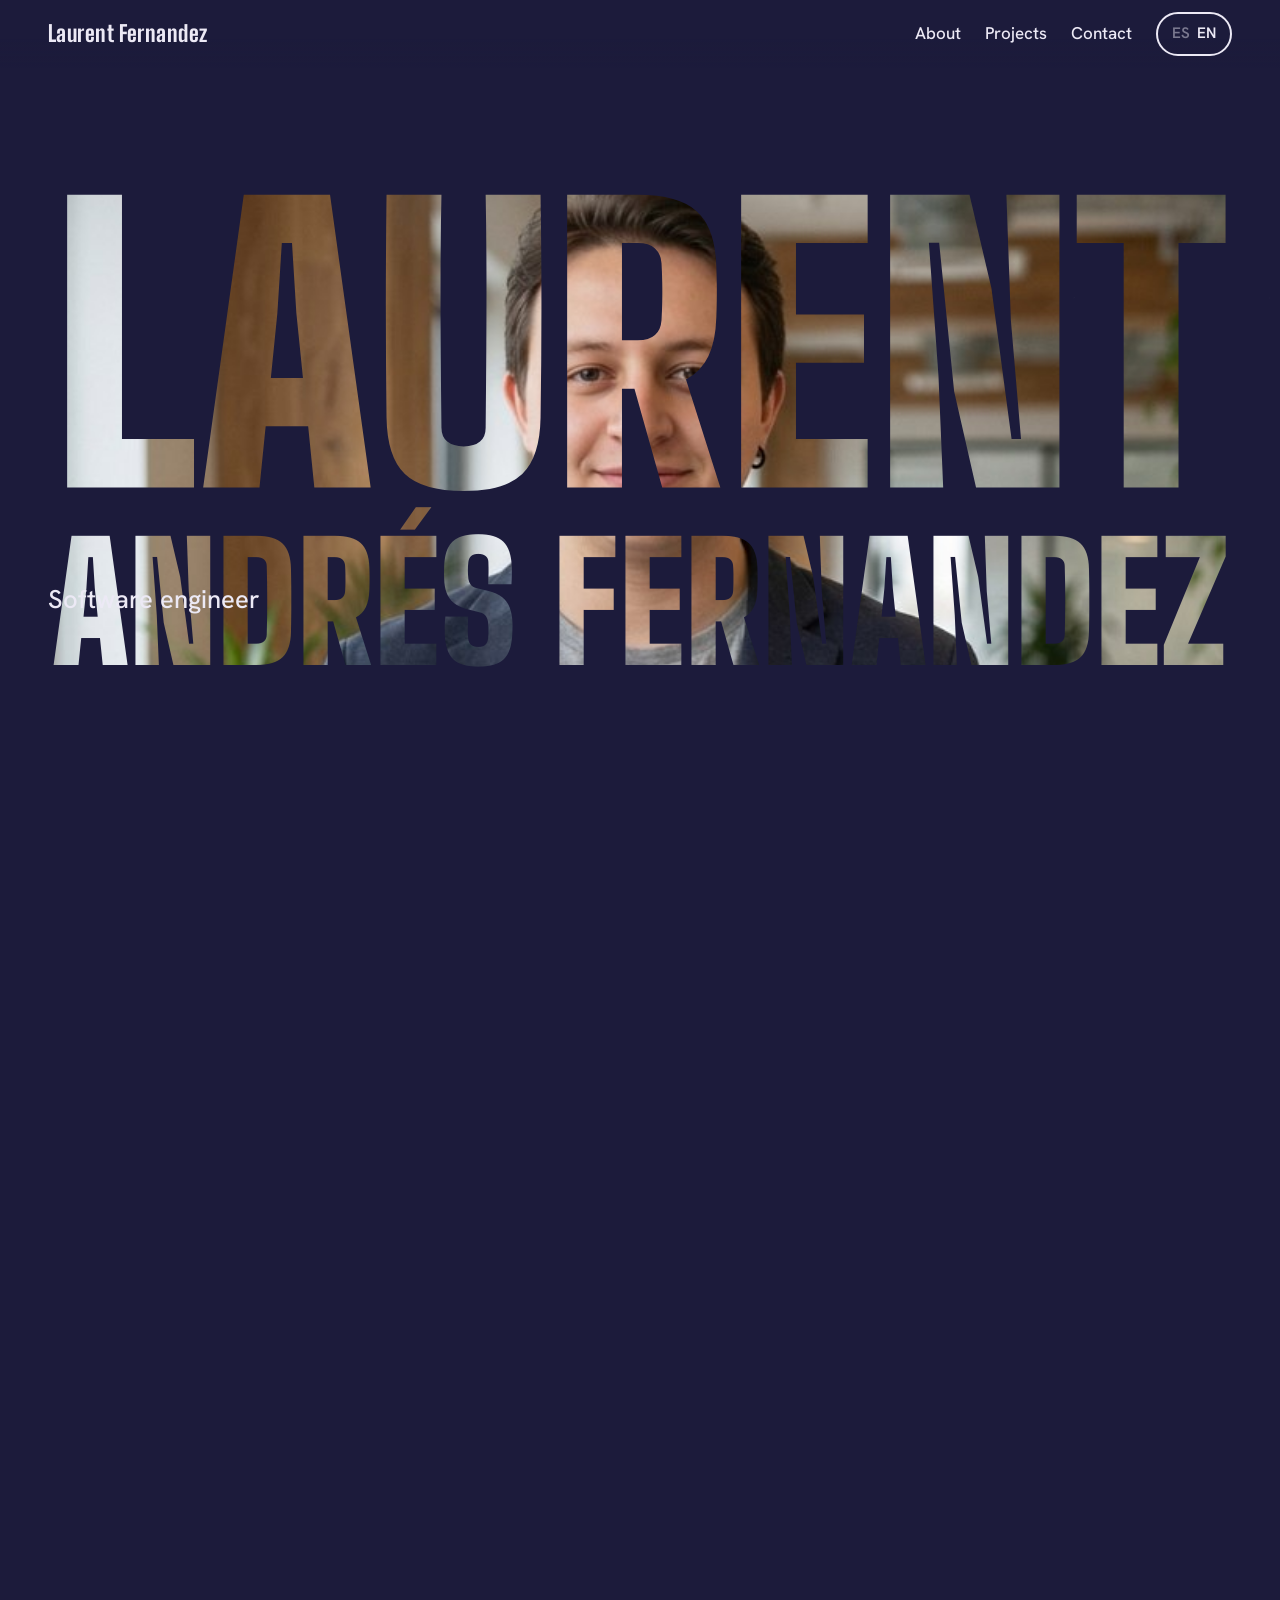
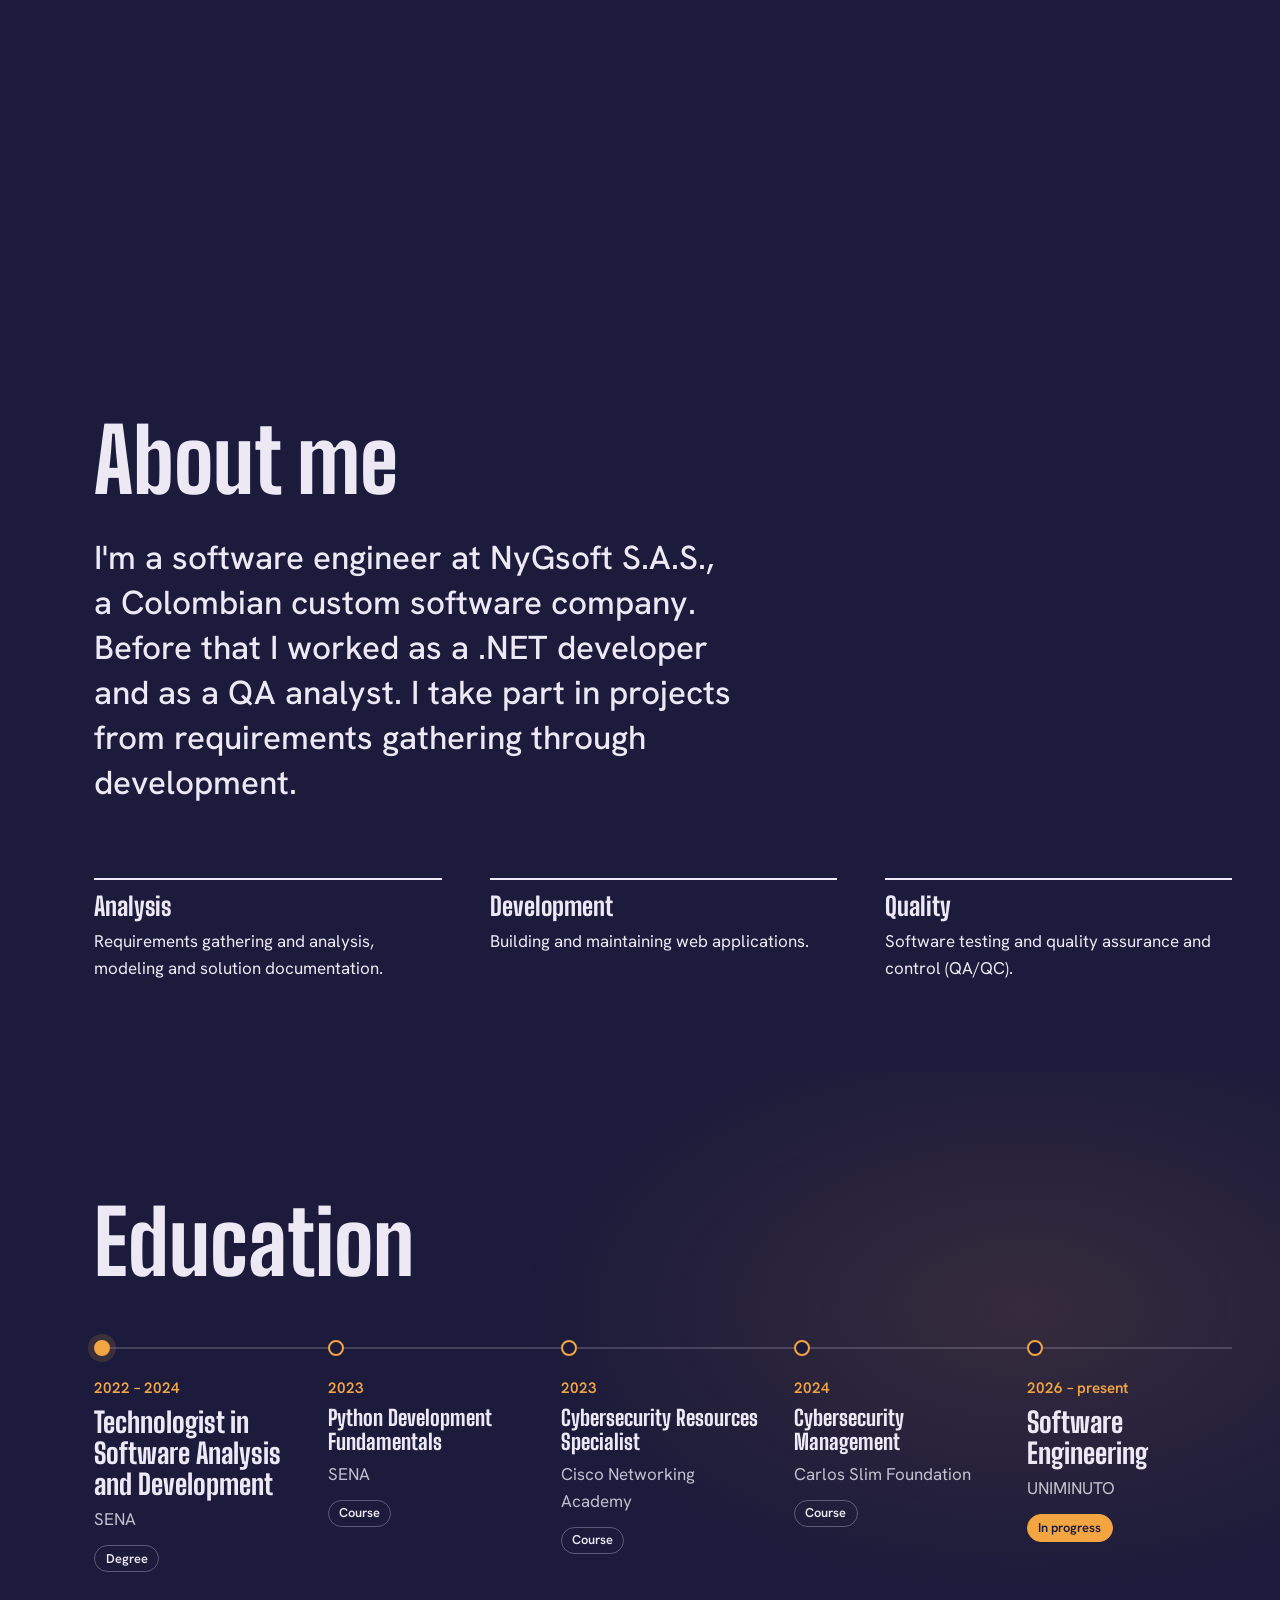
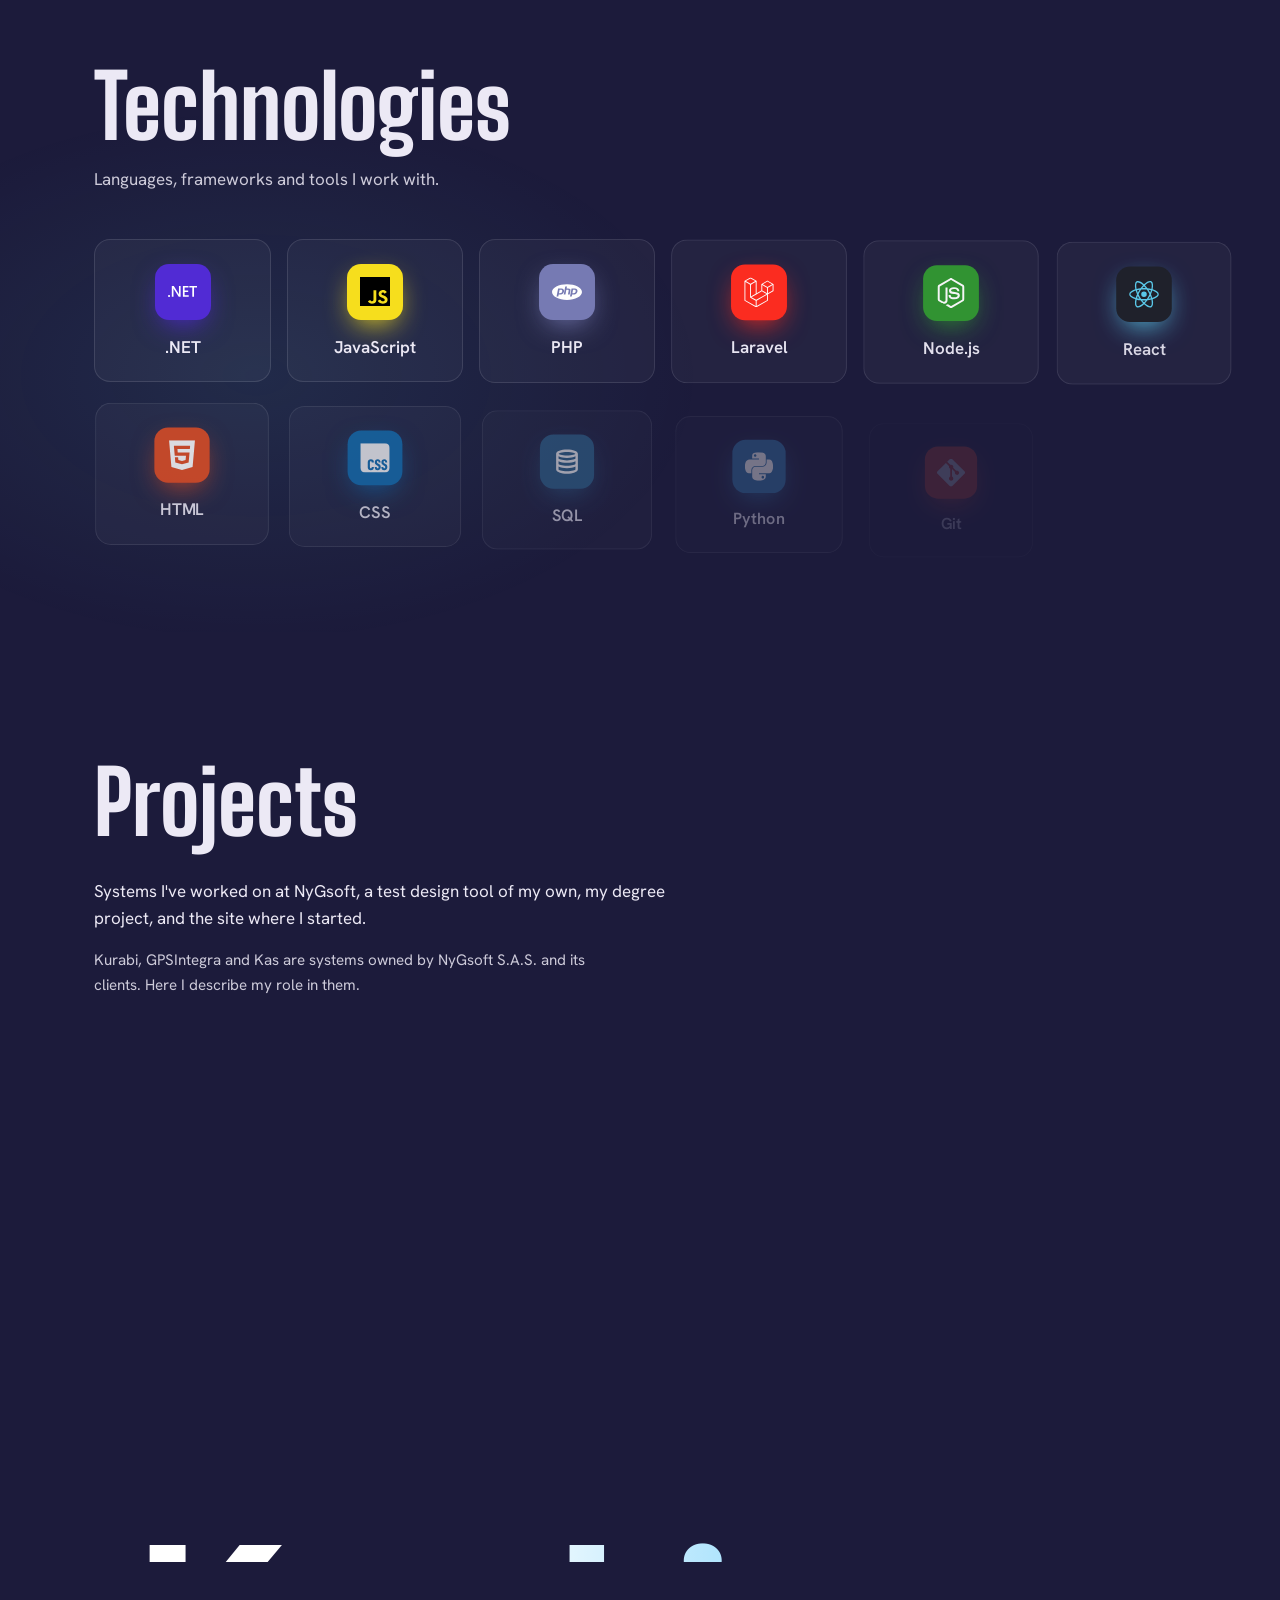
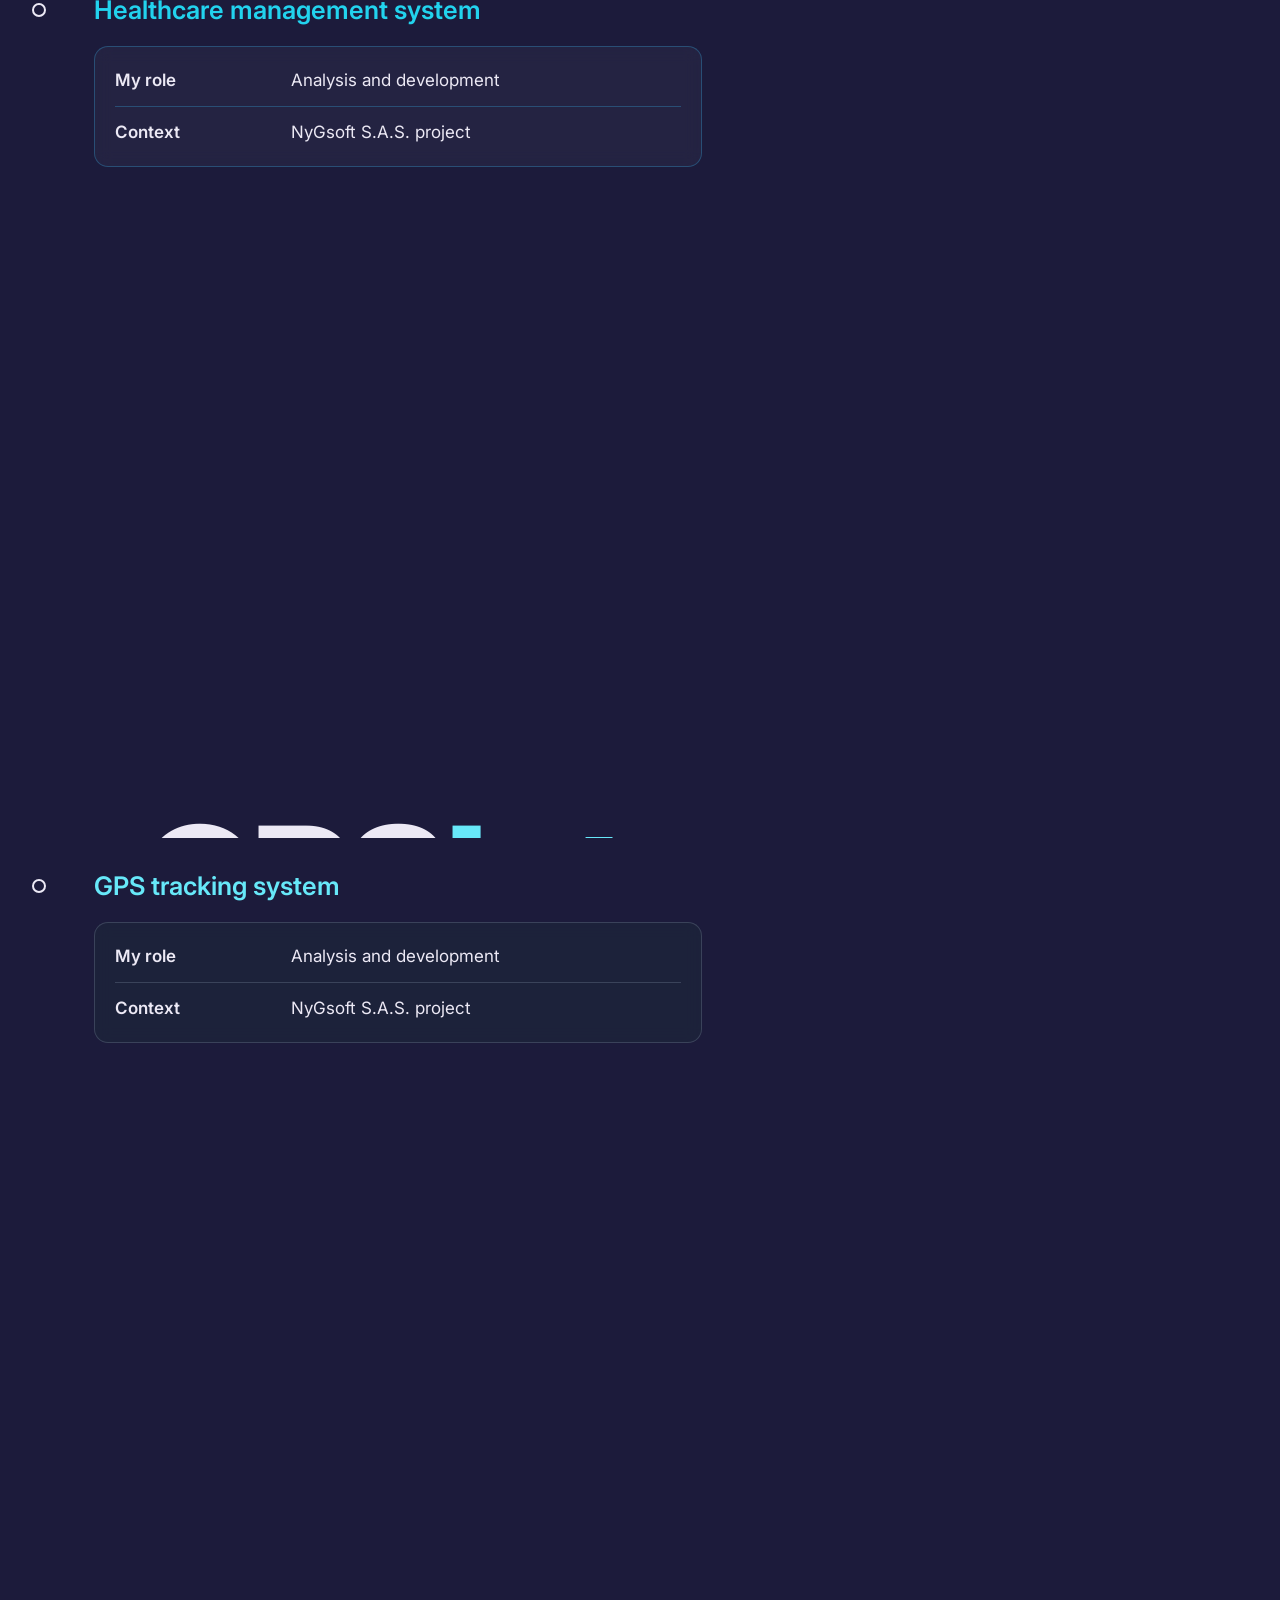
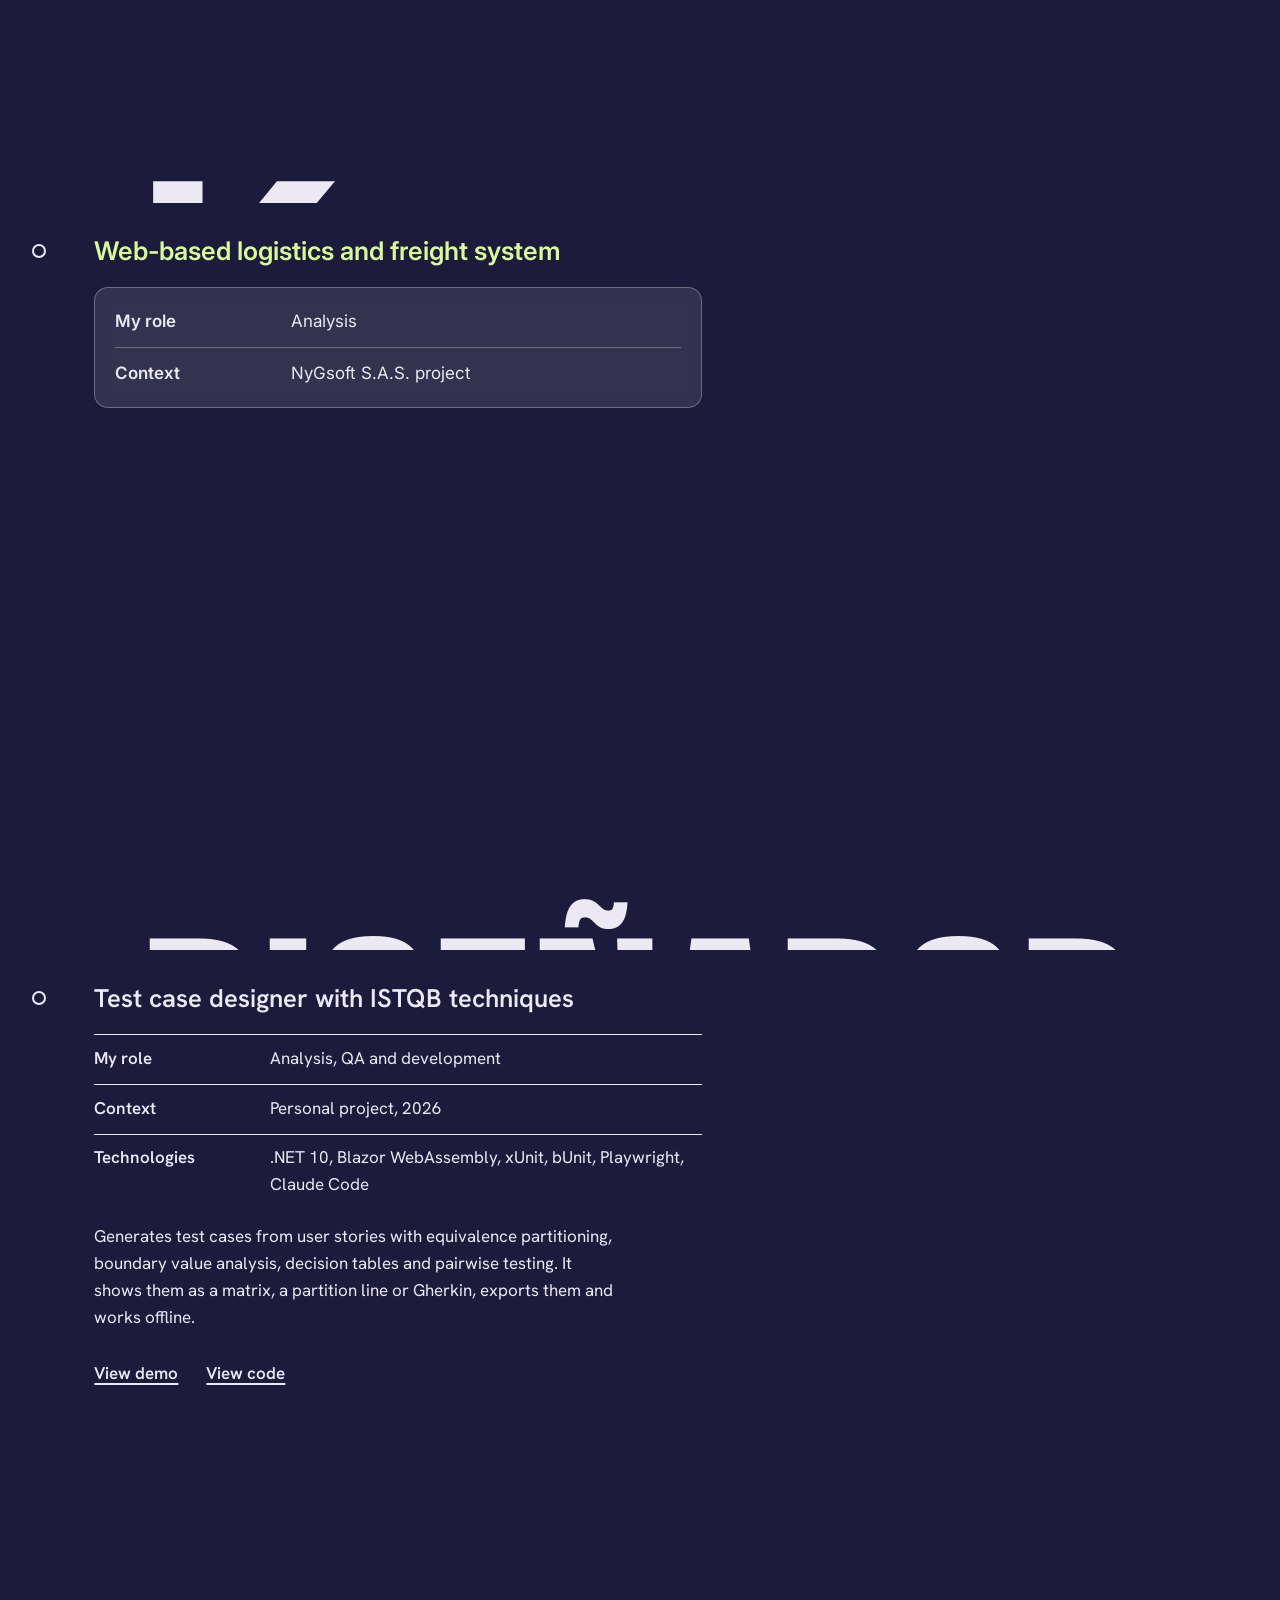
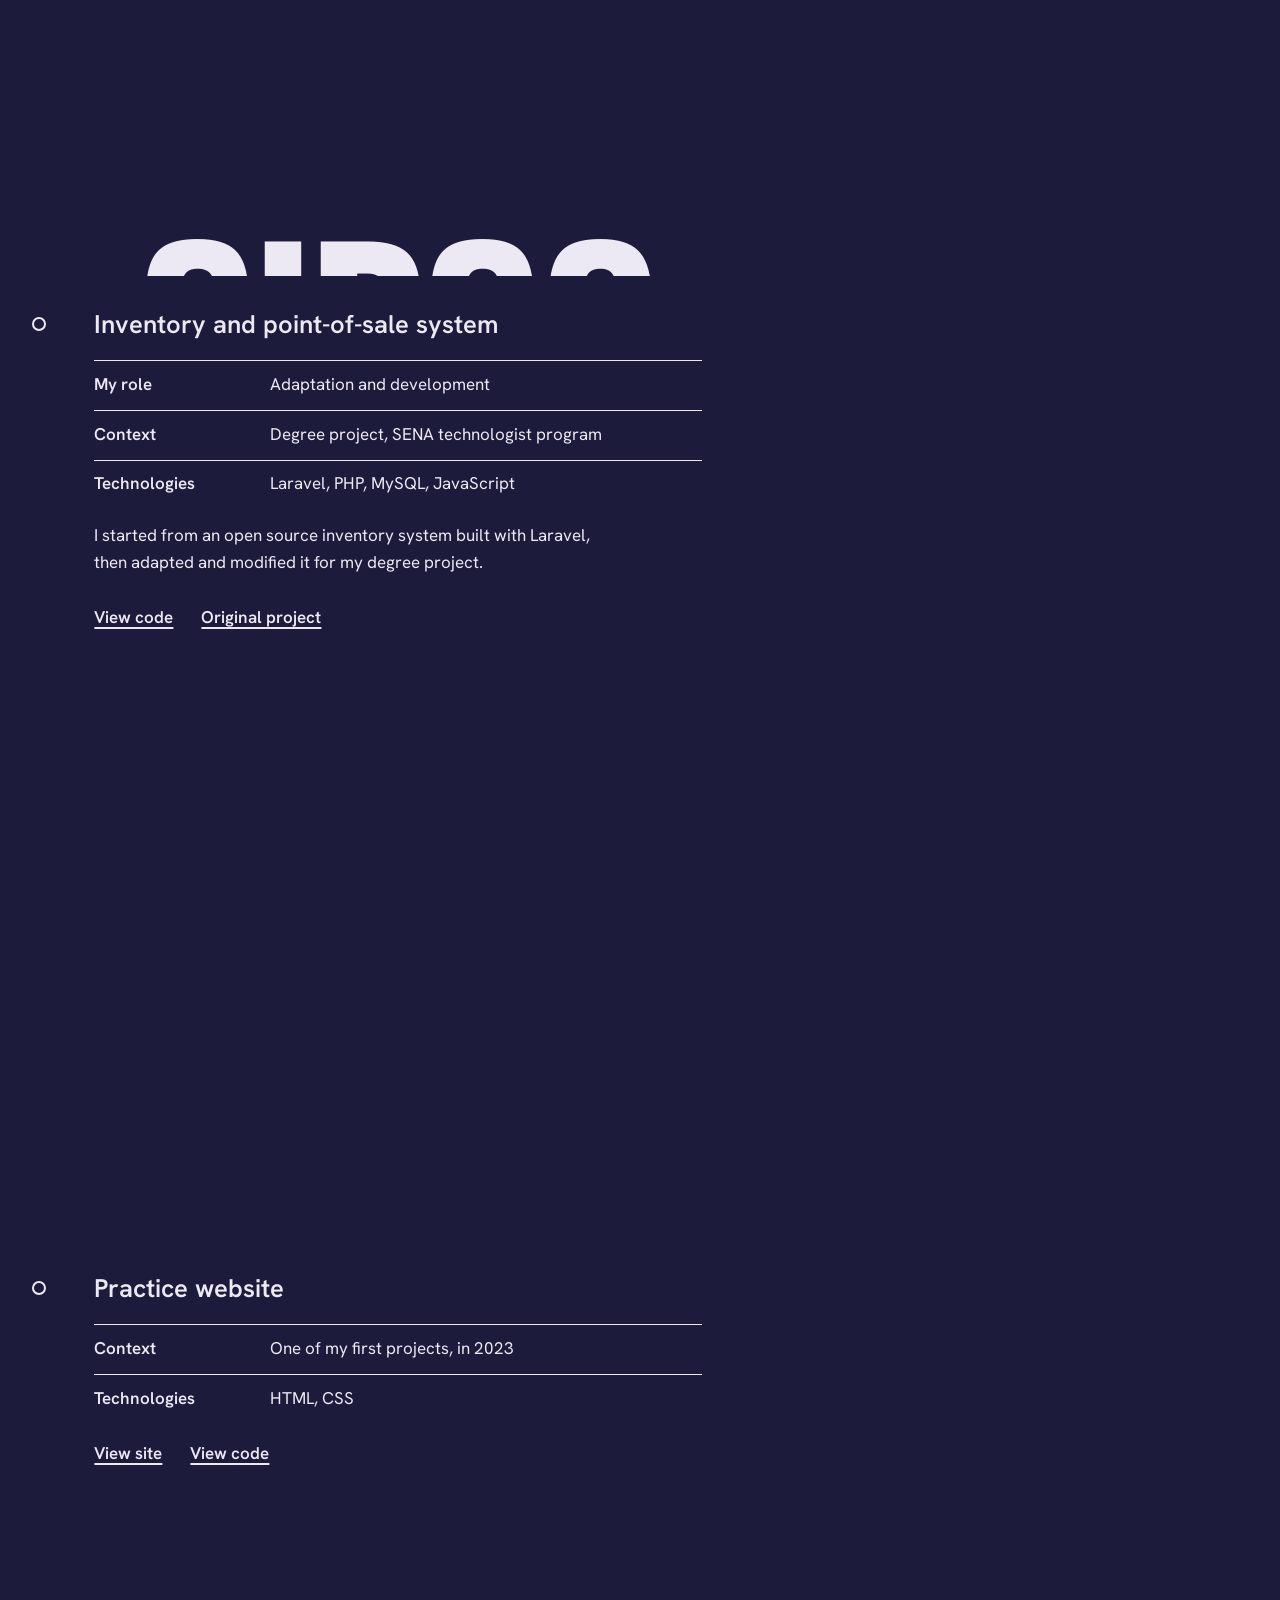
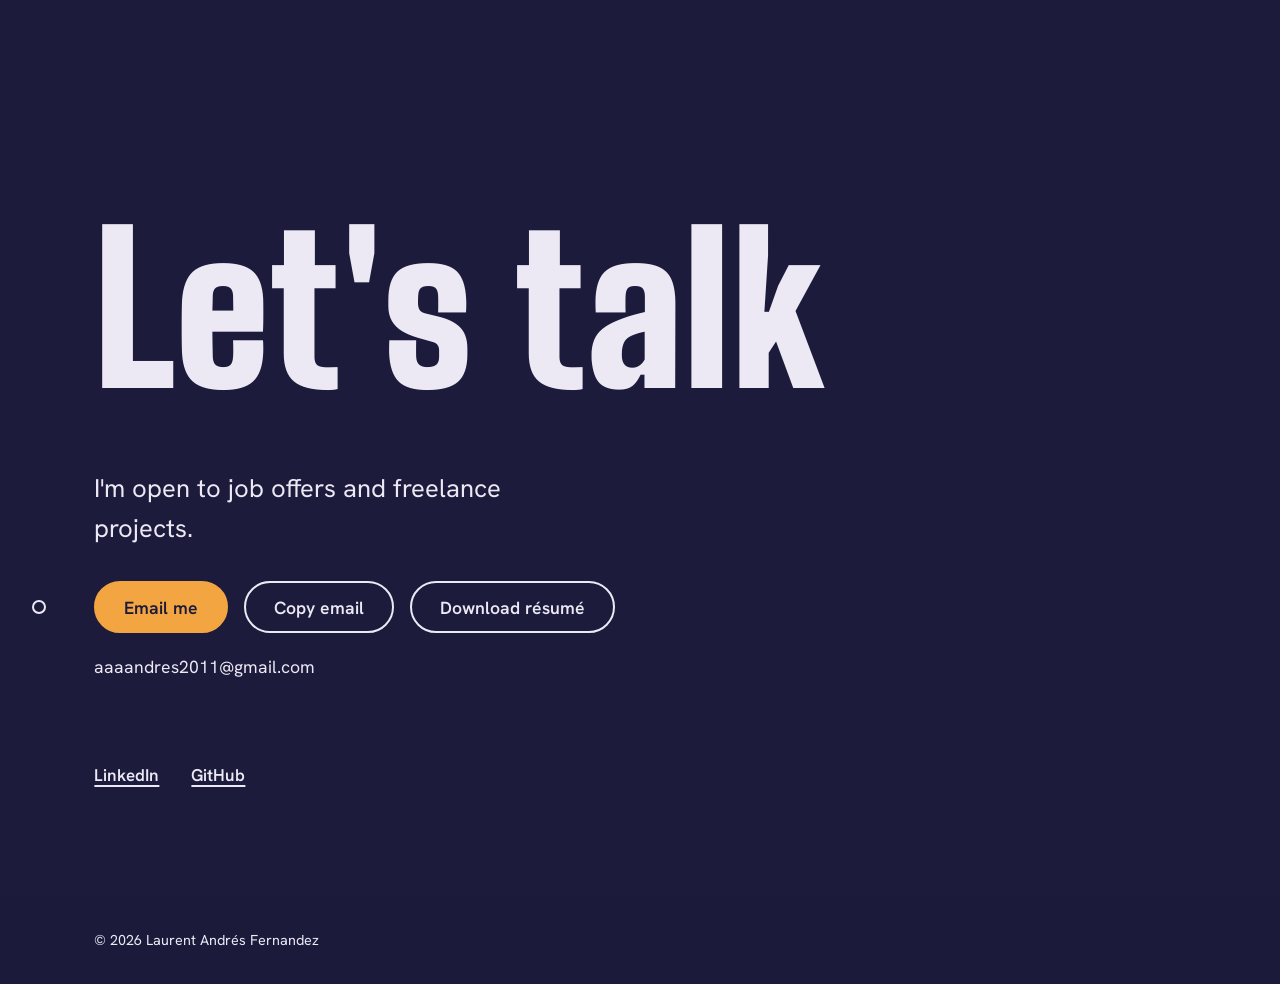
<file: index.html>
<!DOCTYPE html>
<html lang="es">
<head>
  <meta charset="UTF-8">
  <meta name="viewport" content="width=device-width, initial-scale=1.0">
  <title>Laurent Andrés Fernandez | Ingeniero de software</title>
  <meta name="description" content="Portafolio de Laurent Andrés Fernandez, ingeniero de software en NyGsoft S.A.S.">
  <meta property="og:title" content="Laurent Andrés Fernandez">
  <meta property="og:description" content="Ingeniero de software.">
  <meta property="og:type" content="website">
  <meta property="og:url" content="https://laurentfernandez.github.io/portafolio/">
  <meta property="og:image" content="https://laurentfernandez.github.io/portafolio/assets/img/og.jpg">
  <meta property="og:image:width" content="1200">
  <meta property="og:image:height" content="630">
  <meta property="og:image:alt" content="Laurent Andrés Fernandez, ingeniero de software">
  <meta name="twitter:card" content="summary_large_image">
  <meta name="theme-color" content="#1B1A3A">
  <link rel="icon" href="assets/img/favicon.svg" type="image/svg+xml">
  <link rel="icon" href="assets/img/favicon-32.png" sizes="32x32" type="image/png">
  <link rel="apple-touch-icon" href="assets/img/apple-touch-icon.png">

  <link rel="preconnect" href="https://fonts.googleapis.com">
  <link rel="preconnect" href="https://fonts.gstatic.com" crossorigin>
  <link rel="stylesheet" href="https://fonts.googleapis.com/css2?family=Big+Shoulders+Display:wght@800;900&family=Hanken+Grotesk:wght@400;500;600&family=Inter:wght@400;600;800&display=swap">
  <link rel="preload" as="image" href="assets/img/laurent.jpg">
  <link rel="stylesheet" href="styles.css">
</head>
<body>
  <a class="saltar" href="#contenido" data-i18n="skip">Saltar al contenido</a>

  <header class="barra">
    <a class="barra__nombre" href="#inicio">Laurent Fernandez</a>
    <nav class="barra__nav" aria-label="Principal" data-i18n-attr="aria-label:nav.label">
      <a href="#sobre-mi" data-i18n="nav.about">Sobre mí</a>
      <a href="#proyectos" data-i18n="nav.projects">Proyectos</a>
      <a href="#contacto" data-i18n="nav.contact">Contacto</a>
    </nav>
    <button class="idioma" type="button" aria-label="Cambiar a inglés" data-i18n-attr="aria-label:lang.switch">
      <span class="idioma__opcion" data-idioma="es" aria-hidden="true">ES</span>
      <span class="idioma__opcion" data-idioma="en" aria-hidden="true">EN</span>
    </button>
  </header>

  <main id="contenido">
    <section id="inicio" class="inicio" data-fondo="tinta" data-texto="papel">
      <div class="inicio__presentacion">
        <h1 class="sr-only inicio__titulo">Laurent Andrés Fernandez</h1>
        <p class="inicio__rol" data-i18n="hero.role">Ingeniero de software</p>
      </div>

      <svg class="inicio__mascara inicio__mascara--ancha" viewBox="0 0 1600 900" preserveAspectRatio="xMidYMid slice" data-centro="430" aria-hidden="true" focusable="false">
        <defs>
          <mask id="mascara-ancha" maskUnits="userSpaceOnUse" x="0" y="0" width="1600" height="900">
            <rect width="1600" height="900" fill="#000" />
            <g class="inicio__letras" fill="#fff">
              <text class="inicio__linea" x="800" y="500" font-size="467" text-anchor="middle">LAURENT</text>
              <text class="inicio__linea" x="800" y="700" font-size="210" text-anchor="middle">ANDRÉS FERNANDEZ</text>
            </g>
          </mask>
        </defs>
        <g mask="url(#mascara-ancha)">
          <image href="assets/img/laurent.jpg" x="0" y="0" width="1600" height="1600" preserveAspectRatio="xMidYMid slice" />
        </g>
      </svg>

      <svg class="inicio__mascara inicio__mascara--alta" viewBox="0 0 900 1600" preserveAspectRatio="xMidYMid slice" data-centro="560" aria-hidden="true" focusable="false">
        <defs>
          <mask id="mascara-alta" maskUnits="userSpaceOnUse" x="0" y="0" width="900" height="1600">
            <rect width="900" height="1600" fill="#000" />
            <g class="inicio__letras" fill="#fff">
              <text class="inicio__linea" x="450" y="430" font-size="263" text-anchor="middle">LAURENT</text>
              <text class="inicio__linea" x="450" y="700" font-size="306" text-anchor="middle">ANDRÉS</text>
              <text class="inicio__linea" x="450" y="900" font-size="204" text-anchor="middle">FERNANDEZ</text>
            </g>
          </mask>
        </defs>
        <g mask="url(#mascara-alta)">
          <image href="assets/img/laurent.jpg" x="-350" y="0" width="1600" height="1600" preserveAspectRatio="xMidYMid slice" />
        </g>
      </svg>

      <div class="inicio__figura">
        <span class="inicio__resplandor" aria-hidden="true"></span>
        <svg class="inicio__curvas" viewBox="-500 -500 1000 1000" aria-hidden="true" focusable="false">
          <path pathLength="1" d="M92.7 0C96.8 9 101.7 21.9 98.7 30.9C95.7 39.9 84.1 48.5 74.7 53.9C65.3 59.3 52.5 60.6 42.4 63.1C32.3 65.7 23.6 68.2 14.2 69.3C4.8 70.3 -4.8 70.3 -14.2 69.3C-23.6 68.2 -32.3 65.7 -42.4 63.1C-52.5 60.6 -65.3 59.3 -74.7 53.9C-84.1 48.5 -95.7 39.9 -98.7 30.9C-101.7 21.9 -96.8 9 -92.7 0C-88.6 -9 -79.1 -15.6 -74.3 -23.3C-69.5 -30.9 -68.6 -38.5 -63.9 -46.1C-59.2 -53.7 -54.2 -63.5 -46.3 -68.9C-38.3 -74.4 -26.6 -77.2 -16.2 -78.9C-5.8 -80.5 5.8 -80.5 16.2 -78.9C26.6 -77.2 38.3 -74.4 46.3 -68.9C54.2 -63.5 59.2 -53.7 63.9 -46.1C68.6 -38.5 69.5 -30.9 74.3 -23.3C79.1 -15.6 88.6 -9 92.7 0Z" />
          <path pathLength="1" d="M169.6 0C175.4 15.5 174.2 37.5 165.9 51.9C157.5 66.3 135.5 77.3 119.7 86.4C104 95.4 87.2 100.9 71.3 106.2C55.4 111.5 40 116.4 24.2 118C8.4 119.5 -7.3 116.8 -23.7 115.6C-40.1 114.4 -56.4 114.3 -74.4 110.9C-92.4 107.5 -117.7 105.3 -131.8 95.1C-146 85 -157.4 65.7 -159.3 49.9C-161.2 34 -148.4 15 -143.1 0C-137.9 -15 -132.2 -26 -127.7 -40C-123.3 -54 -124.4 -70.8 -116.4 -84C-108.4 -97.1 -94.5 -110.5 -79.7 -118.7C-64.9 -126.9 -45.2 -130.8 -27.3 -133.3C-9.5 -135.9 10.6 -137.9 27.5 -134.1C44.4 -130.3 62.1 -120.9 74.2 -110.6C86.3 -100.3 90.7 -83.9 100.2 -72.3C109.6 -60.7 119.4 -53 131 -41C142.5 -28.9 163.8 -15.5 169.6 0Z" />
          <path pathLength="1" d="M248.2 0C252.1 22.1 237.9 50.4 223.7 70C209.6 89.7 183.5 104.2 163.2 117.7C142.8 131.3 123.2 143.6 101.7 151.5C80.1 159.3 56.4 162.7 33.8 165C11.2 167.2 -9.6 164.7 -33.8 165C-58.1 165.2 -86.3 171.5 -111.8 166.5C-137.3 161.5 -171.2 151.8 -186.8 134.8C-202.4 117.8 -204.8 86.8 -205.4 64.3C-206 41.8 -192.9 20.7 -190.4 0C-187.9 -20.7 -193.6 -39 -190.5 -59.6C-187.3 -80.3 -184.5 -105.8 -171.6 -123.8C-158.6 -141.9 -134.9 -156.8 -112.8 -168C-90.7 -179.3 -64.4 -188 -39.2 -191.2C-14 -194.3 15.7 -194.9 38.3 -187C60.9 -179.1 80 -158.3 96.4 -143.7C112.9 -129 119.7 -112.4 137 -98.9C154.3 -85.4 181.5 -79.1 200 -62.6C218.6 -46.1 244.2 -22.1 248.2 0Z" />
          <path class="inicio__curva--ruta" pathLength="1" d="M316.7 0C315.9 28.8 291.7 60.6 273.8 85.7C255.9 110.9 232.8 132.5 209.1 150.9C185.4 169.3 159.2 186 131.6 196C104 206.1 72.9 206.3 43.3 211.1C13.7 216 -13.4 222.1 -46.1 224.8C-78.8 227.5 -121.9 237.1 -152.6 227.4C-183.4 217.6 -215.9 191.7 -230.5 166.3C-245.1 141 -237.5 102.9 -240.1 75.1C-242.6 47.4 -242.3 26.1 -245.6 0C-249 -26.1 -263.6 -54.4 -260.2 -81.4C-256.7 -108.5 -243.7 -139.3 -224.9 -162.3C-206.1 -185.3 -176.3 -204.7 -147.5 -219.6C-118.6 -234.6 -84.1 -250.1 -51.7 -251.9C-19.2 -253.8 19.5 -244.1 47.3 -230.7C75.1 -217.3 92.4 -187.9 115.2 -171.5C137.9 -155.2 156.8 -146.8 183.9 -132.7C211.1 -118.7 256.1 -109.2 278.2 -87.1C300.4 -65 317.4 -28.8 316.7 0Z" />
          <path pathLength="1" d="M370.4 0C365.3 35.3 342.3 70.4 323.3 101.2C304.3 132 283.8 162.5 256.4 185C229 207.6 192.5 223.4 158.8 236.5C125 249.6 90.8 253.5 54.1 263.8C17.4 274.2 -20.5 295.4 -61.2 298.7C-102 302.1 -157.5 302.4 -190.5 283.8C-223.5 265.2 -245 219.9 -259.1 187C-273.3 154.1 -266.5 117.4 -275.4 86.2C-284.4 55 -304.1 31.5 -312.9 0C-321.8 -31.5 -334.7 -69.6 -328.6 -102.9C-322.6 -136.1 -300.5 -170.7 -276.7 -199.6C-252.8 -228.6 -221.2 -258.3 -185.6 -276.4C-150 -294.6 -103.1 -310.6 -63.2 -308.3C-23.3 -306 20.4 -279.7 53.8 -262.5C87.3 -245.2 105.5 -219 137.5 -204.7C169.4 -190.5 209.4 -192.8 245.4 -177.1C281.5 -161.4 332.9 -140.2 353.7 -110.7C374.5 -81.2 375.5 -35.3 370.4 0Z" />
          <path pathLength="1" d="M415.5 0C409.1 41.3 396 81.9 376.6 117.9C357.2 153.9 331.3 189.7 299.3 216C267.3 242.2 223.3 255.9 184.8 275.3C146.3 294.7 111.9 314.9 68.1 332.4C24.4 349.8 -30.1 381 -77.9 379.8C-125.6 378.6 -184.9 355.1 -218.4 325.4C-252 295.7 -261.8 238.9 -279.3 201.6C-296.8 164.2 -305.8 134.9 -323.6 101.3C-341.4 67.7 -375 37.3 -386.2 0C-397.4 -37.3 -399.9 -82.4 -390.8 -122.3C-381.8 -162.2 -359.4 -204 -331.8 -239.5C-304.2 -275 -268.5 -316.8 -225.2 -335.4C-181.8 -353.9 -119.3 -358.4 -71.9 -350.8C-24.5 -343.1 18.9 -305.5 59.4 -289.5C99.8 -273.4 128.1 -264.7 170.8 -254.4C213.5 -244.1 275 -248.6 315.7 -227.8C356.4 -207.1 398.3 -167.8 414.9 -129.9C431.6 -91.9 421.9 -41.3 415.5 0Z" />
          <path pathLength="1" d="M462.7 0C457.5 46.4 450.8 94.2 429.3 134.4C407.8 174.5 369.4 209.7 333.9 240.9C298.3 272.2 257.3 292.1 216 321.7C174.6 351.3 137.3 396.8 85.8 418.6C34.4 440.4 -39.3 463.8 -92.7 452.3C-146.2 440.9 -199.6 388.7 -234.9 349.9C-270.2 311.2 -279.1 257.8 -304.5 219.7C-329.8 181.6 -361.7 157.7 -386.8 121.1C-411.9 84.4 -444.3 43.7 -455 0C-465.6 -43.7 -461 -93.8 -450.7 -141.1C-440.5 -188.4 -425.4 -243.1 -393.5 -283.9C-361.6 -324.8 -312 -370.8 -259.3 -386.2C-206.6 -401.7 -131.7 -386.6 -77.3 -376.8C-22.8 -367 18.1 -336.4 67.1 -327.4C116.2 -318.5 164.5 -331.8 217 -323.2C269.5 -314.6 341.5 -305.6 382.2 -275.8C422.8 -245.9 447.2 -190.2 460.7 -144.2C474.1 -98.2 467.9 -46.4 462.7 0Z" />
        </svg>
        <img class="inicio__foto" src="assets/img/laurent-recorte.webp" width="548" height="930" alt="Foto de Laurent Andrés Fernandez" data-i18n-attr="alt:hero.photoAlt">
      </div>
    </section>

    <div class="recorrido">
      <div class="ruta" aria-hidden="true"><span class="ruta__trazo"></span></div>

      <section id="sobre-mi" class="sobre" data-fondo="papel" data-texto="tinta">
        <h2 class="titulo-seccion" data-i18n="about.title">Sobre mí</h2>
        <p class="sobre__lead" data-i18n="about.lead">Soy ingeniero de software en NyGsoft S.A.S., una empresa colombiana de software a la medida. Antes trabajé como desarrollador .NET y como analista QA. Participo en los proyectos desde el levantamiento de requerimientos hasta el desarrollo.</p>

        <dl class="sobre__datos">
          <div class="sobre__dato">
            <dt data-i18n="about.analysis.t">Análisis</dt>
            <dd data-i18n="about.analysis.d">Levantamiento y análisis de requerimientos, modelado y documentación de soluciones.</dd>
          </div>
          <div class="sobre__dato">
            <dt data-i18n="about.dev.t">Desarrollo</dt>
            <dd data-i18n="about.dev.d">Construcción y mantenimiento de aplicaciones web.</dd>
          </div>
          <div class="sobre__dato">
            <dt data-i18n="about.qa.t">Calidad</dt>
            <dd data-i18n="about.qa.d">Pruebas de software y aseguramiento y control de calidad (QA/QC).</dd>
          </div>
        </dl>
      </section>

      <section id="formacion" class="formacion" data-fondo="tinta" data-texto="papel">
        <h2 class="titulo-seccion" data-i18n="edu.title">Formación</h2>
        <div class="linea-tiempo">
          <span class="linea-tiempo__base" aria-hidden="true"></span>
          <span class="linea-tiempo__trazo" aria-hidden="true"></span>
          <ol class="linea-tiempo__hitos">
            <li class="hito hito--titulo">
              <span class="hito__punto" aria-hidden="true"></span>
              <p class="hito__fecha">2022 – 2024</p>
              <h3 class="hito__nombre" data-i18n="edu.sena.t">Tecnólogo en Análisis y Desarrollo de Software</h3>
              <p class="hito__lugar">SENA</p>
              <p class="hito__tipo" data-i18n="edu.degree">Título</p>
            </li>
            <li class="hito">
              <span class="hito__punto" aria-hidden="true"></span>
              <p class="hito__fecha">2023</p>
              <h3 class="hito__nombre" data-i18n="edu.python.t">Fundamentos de desarrollo en Python</h3>
              <p class="hito__lugar">SENA</p>
              <p class="hito__tipo" data-i18n="edu.course">Curso</p>
            </li>
            <li class="hito">
              <span class="hito__punto" aria-hidden="true"></span>
              <p class="hito__fecha">2023</p>
              <h3 class="hito__nombre" data-i18n="edu.cisco.t">Especialista en recursos de ciberseguridad</h3>
              <p class="hito__lugar">Cisco Networking Academy</p>
              <p class="hito__tipo" data-i18n="edu.course">Curso</p>
            </li>
            <li class="hito">
              <span class="hito__punto" aria-hidden="true"></span>
              <p class="hito__fecha">2024</p>
              <h3 class="hito__nombre" data-i18n="edu.slim.t">Gestión de ciberseguridad</h3>
              <p class="hito__lugar" data-i18n="edu.slim.place">Fundación Carlos Slim</p>
              <p class="hito__tipo" data-i18n="edu.course">Curso</p>
            </li>
            <li class="hito hito--titulo">
              <span class="hito__punto" aria-hidden="true"></span>
              <p class="hito__fecha" data-i18n="edu.uniminuto.date">2026 – hoy</p>
              <h3 class="hito__nombre" data-i18n="edu.uniminuto.t">Ingeniería de Software</h3>
              <p class="hito__lugar">UNIMINUTO</p>
              <p class="hito__tipo hito__tipo--actual" data-i18n="edu.ongoing">En curso</p>
            </li>
          </ol>
        </div>
      </section>

      <section id="tecnologias" class="tecnologias" data-fondo="tinta" data-texto="papel">
        <h2 class="titulo-seccion" data-i18n="tech.title">Tecnologías</h2>
        <p class="tecnologias__intro" data-i18n="tech.intro">Lenguajes, frameworks y herramientas con los que trabajo.</p>
        <ul class="tecnologias__grid">
          <li class="tec tec--dotnet"><span class="tec__logo"><img src="assets/icons/dotnet.svg" width="30" height="30" alt=""></span><span class="tec__nombre">.NET</span></li>
          <li class="tec tec--javascript"><span class="tec__logo"><img src="assets/icons/javascript.svg" width="30" height="30" alt=""></span><span class="tec__nombre">JavaScript</span></li>
          <li class="tec tec--php"><span class="tec__logo"><img src="assets/icons/php.svg" width="30" height="30" alt=""></span><span class="tec__nombre">PHP</span></li>
          <li class="tec tec--laravel"><span class="tec__logo"><img src="assets/icons/laravel.svg" width="30" height="30" alt=""></span><span class="tec__nombre">Laravel</span></li>
          <li class="tec tec--node"><span class="tec__logo"><img src="assets/icons/nodedotjs.svg" width="30" height="30" alt=""></span><span class="tec__nombre">Node.js</span></li>
          <li class="tec tec--react"><span class="tec__logo"><img src="assets/icons/react.svg" width="30" height="30" alt=""></span><span class="tec__nombre">React</span></li>
          <li class="tec tec--html"><span class="tec__logo"><img src="assets/icons/html5.svg" width="30" height="30" alt=""></span><span class="tec__nombre">HTML</span></li>
          <li class="tec tec--css"><span class="tec__logo"><img src="assets/icons/css.svg" width="30" height="30" alt=""></span><span class="tec__nombre">CSS</span></li>
          <li class="tec tec--sql"><span class="tec__logo"><img src="assets/icons/sql.svg" width="30" height="30" alt=""></span><span class="tec__nombre">SQL</span></li>
          <li class="tec tec--python"><span class="tec__logo"><img src="assets/icons/python.svg" width="30" height="30" alt=""></span><span class="tec__nombre">Python</span></li>
          <li class="tec tec--git"><span class="tec__logo"><img src="assets/icons/git.svg" width="30" height="30" alt=""></span><span class="tec__nombre">Git</span></li>
          <li class="tec tec--claude"><span class="tec__logo"><img src="assets/icons/claude.svg" width="30" height="30" alt=""></span><span class="tec__nombre">Claude Code</span></li>
        </ul>
      </section>

      <section id="proyectos" class="proyectos" aria-labelledby="titulo-proyectos">
        <div class="proyectos__cabecera" data-fondo="papel" data-texto="tinta">
          <h2 id="titulo-proyectos" class="titulo-seccion" data-i18n="projects.title">Proyectos</h2>
          <p data-i18n="projects.intro">Sistemas en los que he participado en NyGsoft, una herramienta propia de diseño de pruebas, mi proyecto de grado y el sitio con el que empecé.</p>
          <p class="nota" data-i18n="projects.note">Kurabi, GPSIntegra y Kas son sistemas de NyGsoft S.A.S. y de sus clientes. Aquí describo mi participación en ellos.</p>
        </div>

        <article class="escena escena--marca escena--kurabi" data-fondo="kura" data-texto="papel">
          <div class="escena__mundo" aria-hidden="true"></div>
          <div class="escena__titulo"><h3 class="escena__nombre">Kurabi</h3></div>
          <div class="escena__cuerpo">
            <span class="parada" aria-hidden="true"></span>
            <p class="escena__tipo" data-i18n="kurabi.type">Sistema de gestión de salud</p>
            <dl class="ficha">
              <div><dt data-i18n="label.role">Mi participación</dt><dd data-i18n="role.both">Análisis y desarrollo</dd></div>
              <div><dt data-i18n="label.context">Contexto</dt><dd data-i18n="context.nyg">Proyecto de NyGsoft S.A.S.</dd></div>
            </dl>
          </div>
          <svg class="motivo" viewBox="0 0 400 160" aria-hidden="true" focusable="false">
            <path pathLength="1" d="M0 90 H120 L140 60 L160 120 L185 20 L210 140 L230 90 H400" />
          </svg>
        </article>

        <article class="escena escena--marca escena--gps" data-fondo="gps" data-texto="papel">
          <div class="escena__mundo" aria-hidden="true"></div>
          <div class="escena__titulo"><h3 class="escena__nombre">GPS<span class="escena__acento">Integra</span></h3></div>
          <div class="escena__cuerpo">
            <span class="parada" aria-hidden="true"></span>
            <p class="escena__tipo" data-i18n="gps.type">Sistema de rastreo GPS</p>
            <dl class="ficha">
              <div><dt data-i18n="label.role">Mi participación</dt><dd data-i18n="role.both">Análisis y desarrollo</dd></div>
              <div><dt data-i18n="label.context">Contexto</dt><dd data-i18n="context.nyg">Proyecto de NyGsoft S.A.S.</dd></div>
            </dl>
          </div>
          <svg class="motivo" viewBox="0 0 400 160" aria-hidden="true" focusable="false">
            <circle pathLength="1" cx="200" cy="80" r="14" />
            <circle pathLength="1" cx="200" cy="80" r="40" />
            <circle pathLength="1" cx="200" cy="80" r="70" />
          </svg>
        </article>

        <article class="escena escena--marca escena--kas" data-fondo="kaz" data-texto="papel">
          <div class="escena__mundo" aria-hidden="true"></div>
          <div class="escena__titulo"><h3 class="escena__nombre">Kas</h3></div>
          <div class="escena__cuerpo">
            <span class="parada" aria-hidden="true"></span>
            <p class="escena__tipo" data-i18n="kas.type">Sistema web de logística y carga</p>
            <dl class="ficha">
              <div><dt data-i18n="label.role">Mi participación</dt><dd data-i18n="role.analysis">Análisis</dd></div>
              <div><dt data-i18n="label.context">Contexto</dt><dd data-i18n="context.nyg">Proyecto de NyGsoft S.A.S.</dd></div>
            </dl>
          </div>
          <svg class="motivo" viewBox="0 0 400 160" aria-hidden="true" focusable="false">
            <circle pathLength="1" cx="20" cy="130" r="8" />
            <path pathLength="1" d="M28 130 C90 130 90 40 170 40 S250 120 300 120 S350 60 372 38" />
            <circle pathLength="1" cx="378" cy="32" r="8" />
          </svg>
        </article>

        <article class="escena escena--disenador" data-fondo="tinta" data-texto="papel">
          <div class="escena__titulo"><h3 class="escena__nombre">Diseñador</h3></div>
          <div class="escena__cuerpo">
            <span class="parada" aria-hidden="true"></span>
            <p class="escena__tipo" data-i18n="disenador.type">Diseñador de casos de prueba con técnicas ISTQB</p>
            <dl class="ficha">
              <div><dt data-i18n="label.role">Mi participación</dt><dd data-i18n="disenador.role">Análisis, QA y desarrollo</dd></div>
              <div><dt data-i18n="label.context">Contexto</dt><dd data-i18n="disenador.context">Proyecto propio, 2026</dd></div>
              <div><dt data-i18n="label.tech">Tecnologías</dt><dd>.NET 10, Blazor WebAssembly, xUnit, bUnit, Playwright, Claude Code</dd></div>
            </dl>
            <p class="escena__texto" data-i18n="disenador.text">Genera casos de prueba a partir de historias de usuario con partición de equivalencia, valores límite, tablas de decisión y combinación por pares. Los muestra en una matriz, en una recta de partición o en Gherkin, los exporta y funciona sin conexión.</p>
            <ul class="enlaces">
              <li><a href="https://laurentfernandez.github.io/disenador-casos-prueba/" target="_blank" rel="noopener noreferrer" data-i18n="link.demo">Ver demo</a></li>
              <li><a href="https://github.com/LaurentFernandez/disenador-casos-prueba" target="_blank" rel="noopener noreferrer" data-i18n="link.code">Ver código</a></li>
            </ul>
          </div>
          <svg class="motivo" viewBox="0 0 400 160" aria-hidden="true" focusable="false">
            <path pathLength="1" d="M20 80 H380" />
            <path pathLength="1" d="M140 55 V105" />
            <path pathLength="1" d="M260 55 V105" />
            <circle pathLength="1" cx="80" cy="80" r="9" />
            <circle pathLength="1" cx="200" cy="80" r="9" />
            <circle pathLength="1" cx="320" cy="80" r="9" />
          </svg>
        </article>

        <article class="escena" data-fondo="lima" data-texto="tinta">
          <div class="escena__titulo"><h3 class="escena__nombre">SIPSG</h3></div>
          <div class="escena__cuerpo">
            <span class="parada" aria-hidden="true"></span>
            <p class="escena__tipo" data-i18n="sipsg.type">Sistema de inventario y punto de venta</p>
            <dl class="ficha">
              <div><dt data-i18n="label.role">Mi participación</dt><dd data-i18n="sipsg.role">Adaptación y desarrollo</dd></div>
              <div><dt data-i18n="label.context">Contexto</dt><dd data-i18n="sipsg.context">Proyecto de grado, Tecnólogo SENA</dd></div>
              <div><dt data-i18n="label.tech">Tecnologías</dt><dd>Laravel, PHP, MySQL, JavaScript</dd></div>
            </dl>
            <p class="escena__texto" data-i18n="sipsg.text">Partí de un sistema de inventario open source hecho en Laravel y lo adapté y modifiqué para mi proyecto de grado.</p>
            <ul class="enlaces">
              <li><a href="https://github.com/LaurentFernandez/sipsgBeta" target="_blank" rel="noopener noreferrer" data-i18n="link.code">Ver código</a></li>
              <li><a href="https://github.com/fajarghifar/inventory-management-system" target="_blank" rel="noopener noreferrer" data-i18n="sipsg.original">Proyecto original</a></li>
            </ul>
          </div>
          <svg class="motivo" viewBox="0 0 400 160" aria-hidden="true" focusable="false">
            <rect pathLength="1" x="120" y="100" width="70" height="50" />
            <rect pathLength="1" x="200" y="100" width="70" height="50" />
            <rect pathLength="1" x="160" y="40" width="70" height="50" />
          </svg>
        </article>

        <article class="escena" data-fondo="papel" data-texto="tinta">
          <div class="escena__titulo"><h3 class="escena__nombre">Transmark</h3></div>
          <div class="escena__cuerpo">
            <span class="parada" aria-hidden="true"></span>
            <p class="escena__tipo" data-i18n="transmark.type">Sitio web de práctica</p>
            <dl class="ficha">
              <div><dt data-i18n="label.context">Contexto</dt><dd data-i18n="transmark.context">Uno de mis primeros proyectos, en 2023</dd></div>
              <div><dt data-i18n="label.tech">Tecnologías</dt><dd>HTML, CSS</dd></div>
            </dl>
            <ul class="enlaces">
              <li><a href="https://laurentfernandez.github.io/transmark/" target="_blank" rel="noopener noreferrer" data-i18n="link.site">Ver sitio</a></li>
              <li><a href="https://github.com/LaurentFernandez/transmark" target="_blank" rel="noopener noreferrer" data-i18n="link.code">Ver código</a></li>
            </ul>
          </div>
        </article>
      </section>

      <section id="contacto" class="contacto" data-fondo="tinta" data-texto="papel">
        <h2 class="contacto__titulo" data-i18n="contact.title">¿Hablamos?</h2>
        <p class="contacto__texto" data-i18n="contact.text">Estoy abierto a ofertas de empleo y a proyectos freelance.</p>
        <div class="contacto__acciones">
          <span class="parada" aria-hidden="true"></span>
          <a class="boton" id="enlace-correo" href="https://www.linkedin.com/in/andr%C3%A9s-fernandez-413098213" data-i18n="contact.write">Escríbeme</a>
          <button class="boton boton--borde" type="button" id="copiar-correo" data-i18n="contact.copy" hidden>Copiar correo</button>
          <a class="boton boton--borde" href="cv/Laurent-Fernandez-CV-ES.pdf" download data-i18n="contact.cv" data-i18n-attr="href:contact.cvFile">Descargar CV</a>
        </div>
        <p class="contacto__correo" id="texto-correo" hidden></p>
        <p class="contacto__estado" id="estado-copia" role="status"></p>
        <ul class="contacto__redes">
          <li><a href="https://www.linkedin.com/in/andr%C3%A9s-fernandez-413098213" target="_blank" rel="noopener noreferrer">LinkedIn</a></li>
          <li><a href="https://github.com/LaurentFernandez" target="_blank" rel="noopener noreferrer">GitHub</a></li>
        </ul>
      </section>
    </div>
  </main>

  <footer class="pie">
    <p>© <span id="anio">2026</span> Laurent Andrés Fernandez</p>
  </footer>

  <script src="assets/vendor/gsap.min.js" defer></script>
  <script src="assets/vendor/ScrollTrigger.min.js" defer></script>
  <script src="i18n.js" defer></script>
  <script src="script.js" defer></script>
</body>
</html>
</file>
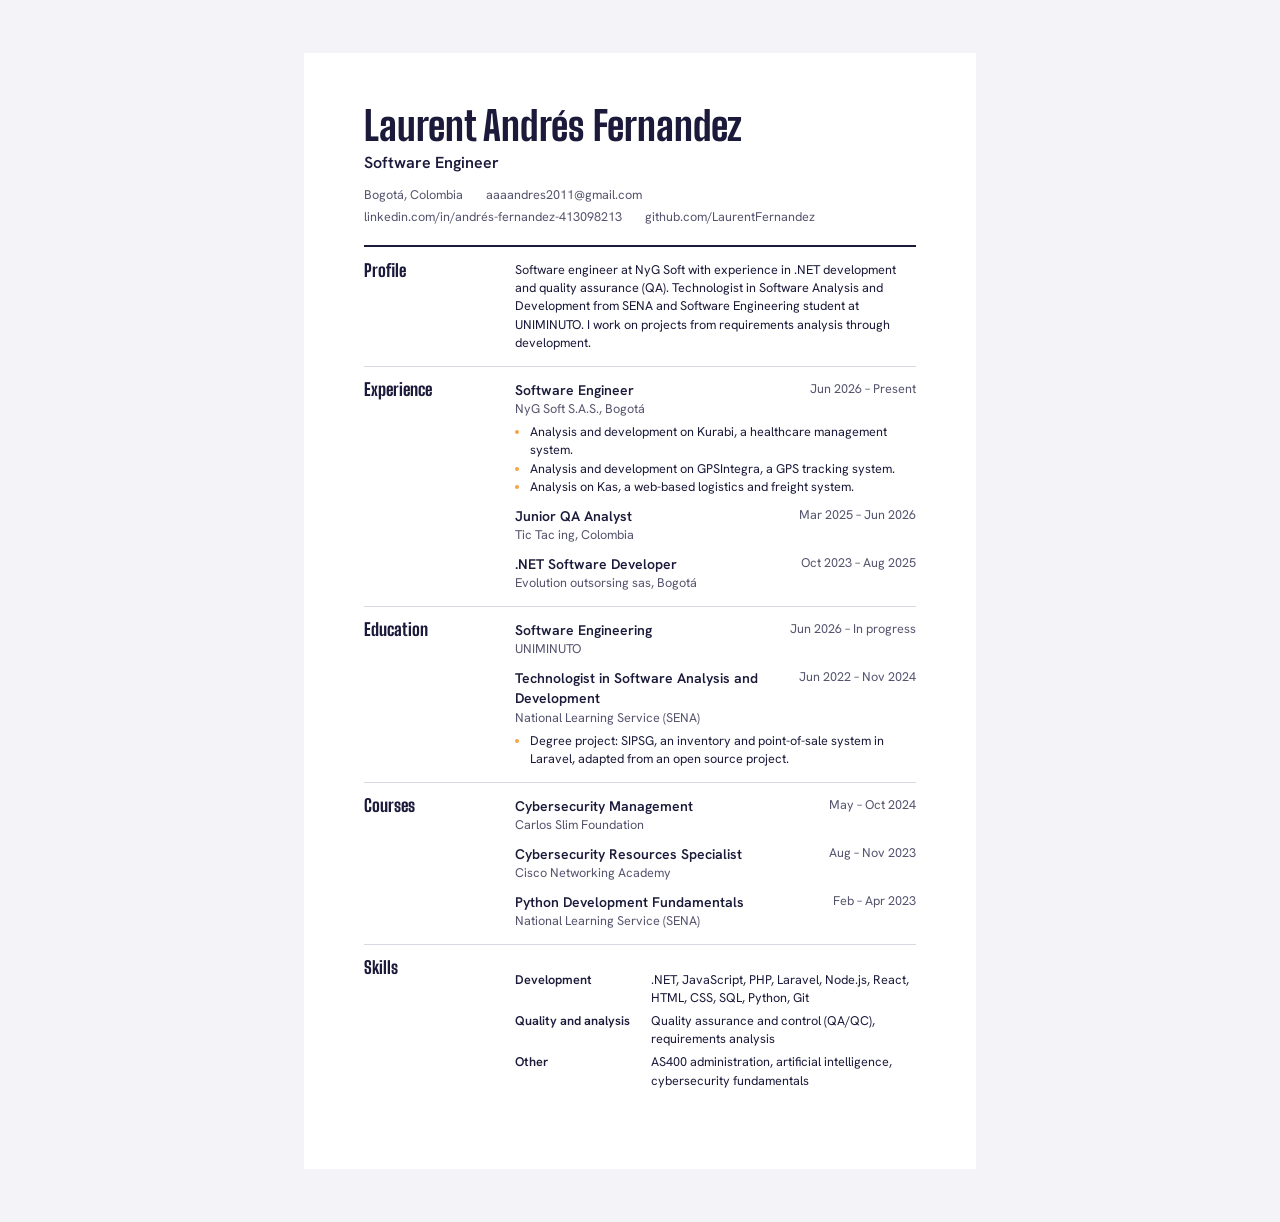
<file: cv/cv-en.html>
<!DOCTYPE html>
<html lang="en">
<head>
  <meta charset="UTF-8">
  <meta name="viewport" content="width=device-width, initial-scale=1.0">
  <title>Laurent Andrés Fernandez | Résumé</title>
  <link rel="preconnect" href="https://fonts.googleapis.com">
  <link rel="preconnect" href="https://fonts.gstatic.com" crossorigin>
  <link rel="stylesheet" href="https://fonts.googleapis.com/css2?family=Big+Shoulders+Display:wght@800&family=Hanken+Grotesk:wght@400;600&display=swap">
  <link rel="stylesheet" href="cv.css">
</head>
<body>
  <main class="hoja">
    <header class="cabecera">
      <h1 class="nombre">Laurent Andrés Fernandez</h1>
      <p class="cargo">Software Engineer</p>
      <ul class="contacto">
        <li>Bogotá, Colombia</li>
        <li><a href="mailto:aaaandres2011@gmail.com">aaaandres2011@gmail.com</a></li>
        <li><a href="https://www.linkedin.com/in/andr%C3%A9s-fernandez-413098213">linkedin.com/in/andrés-fernandez-413098213</a></li>
        <li><a href="https://github.com/LaurentFernandez">github.com/LaurentFernandez</a></li>
      </ul>
    </header>

    <section class="seccion">
      <h2 class="seccion__titulo">Profile</h2>
      <p>Software engineer at NyG Soft with experience in .NET development and quality assurance (QA). Technologist in Software Analysis and Development from SENA and Software Engineering student at UNIMINUTO. I work on projects from requirements analysis through development.</p>
    </section>

    <section class="seccion">
      <h2 class="seccion__titulo">Experience</h2>
      <div>
        <article class="item">
          <div class="item__cabecera">
            <h3 class="item__titulo">Software Engineer</h3>
            <span class="item__fecha">Jun 2026 – Present</span>
          </div>
          <p class="item__lugar">NyG Soft S.A.S., Bogotá</p>
          <ul>
            <li>Analysis and development on Kurabi, a healthcare management system.</li>
            <li>Analysis and development on GPSIntegra, a GPS tracking system.</li>
            <li>Analysis on Kas, a web-based logistics and freight system.</li>
          </ul>
        </article>
        <article class="item">
          <div class="item__cabecera">
            <h3 class="item__titulo">Junior QA Analyst</h3>
            <span class="item__fecha">Mar 2025 – Jun 2026</span>
          </div>
          <p class="item__lugar">Tic Tac ing, Colombia</p>
        </article>
        <article class="item">
          <div class="item__cabecera">
            <h3 class="item__titulo">.NET Software Developer</h3>
            <span class="item__fecha">Oct 2023 – Aug 2025</span>
          </div>
          <p class="item__lugar">Evolution outsorsing sas, Bogotá</p>
        </article>
      </div>
    </section>

    <section class="seccion">
      <h2 class="seccion__titulo">Education</h2>
      <div>
        <article class="item">
          <div class="item__cabecera">
            <h3 class="item__titulo">Software Engineering</h3>
            <span class="item__fecha">Jun 2026 – In progress</span>
          </div>
          <p class="item__lugar">UNIMINUTO</p>
        </article>
        <article class="item">
          <div class="item__cabecera">
            <h3 class="item__titulo">Technologist in Software Analysis and Development</h3>
            <span class="item__fecha">Jun 2022 – Nov 2024</span>
          </div>
          <p class="item__lugar">National Learning Service (SENA)</p>
          <ul>
            <li>Degree project: SIPSG, an inventory and point-of-sale system in Laravel, adapted from an open source project.</li>
          </ul>
        </article>
      </div>
    </section>

    <section class="seccion">
      <h2 class="seccion__titulo">Courses</h2>
      <div>
        <article class="item">
          <div class="item__cabecera">
            <h3 class="item__titulo">Cybersecurity Management</h3>
            <span class="item__fecha">May – Oct 2024</span>
          </div>
          <p class="item__lugar">Carlos Slim Foundation</p>
        </article>
        <article class="item">
          <div class="item__cabecera">
            <h3 class="item__titulo">Cybersecurity Resources Specialist</h3>
            <span class="item__fecha">Aug – Nov 2023</span>
          </div>
          <p class="item__lugar">Cisco Networking Academy</p>
        </article>
        <article class="item">
          <div class="item__cabecera">
            <h3 class="item__titulo">Python Development Fundamentals</h3>
            <span class="item__fecha">Feb – Apr 2023</span>
          </div>
          <p class="item__lugar">National Learning Service (SENA)</p>
        </article>
      </div>
    </section>

    <section class="seccion">
      <h2 class="seccion__titulo">Skills</h2>
      <dl class="habilidades">
        <dt>Development</dt>
        <dd>.NET, JavaScript, PHP, Laravel, Node.js, React, HTML, CSS, SQL, Python, Git</dd>
        <dt>Quality and analysis</dt>
        <dd>Quality assurance and control (QA/QC), requirements analysis</dd>
        <dt>Other</dt>
        <dd>AS400 administration, artificial intelligence, cybersecurity fundamentals</dd>
      </dl>
    </section>
  </main>
</body>
</html>
</file>
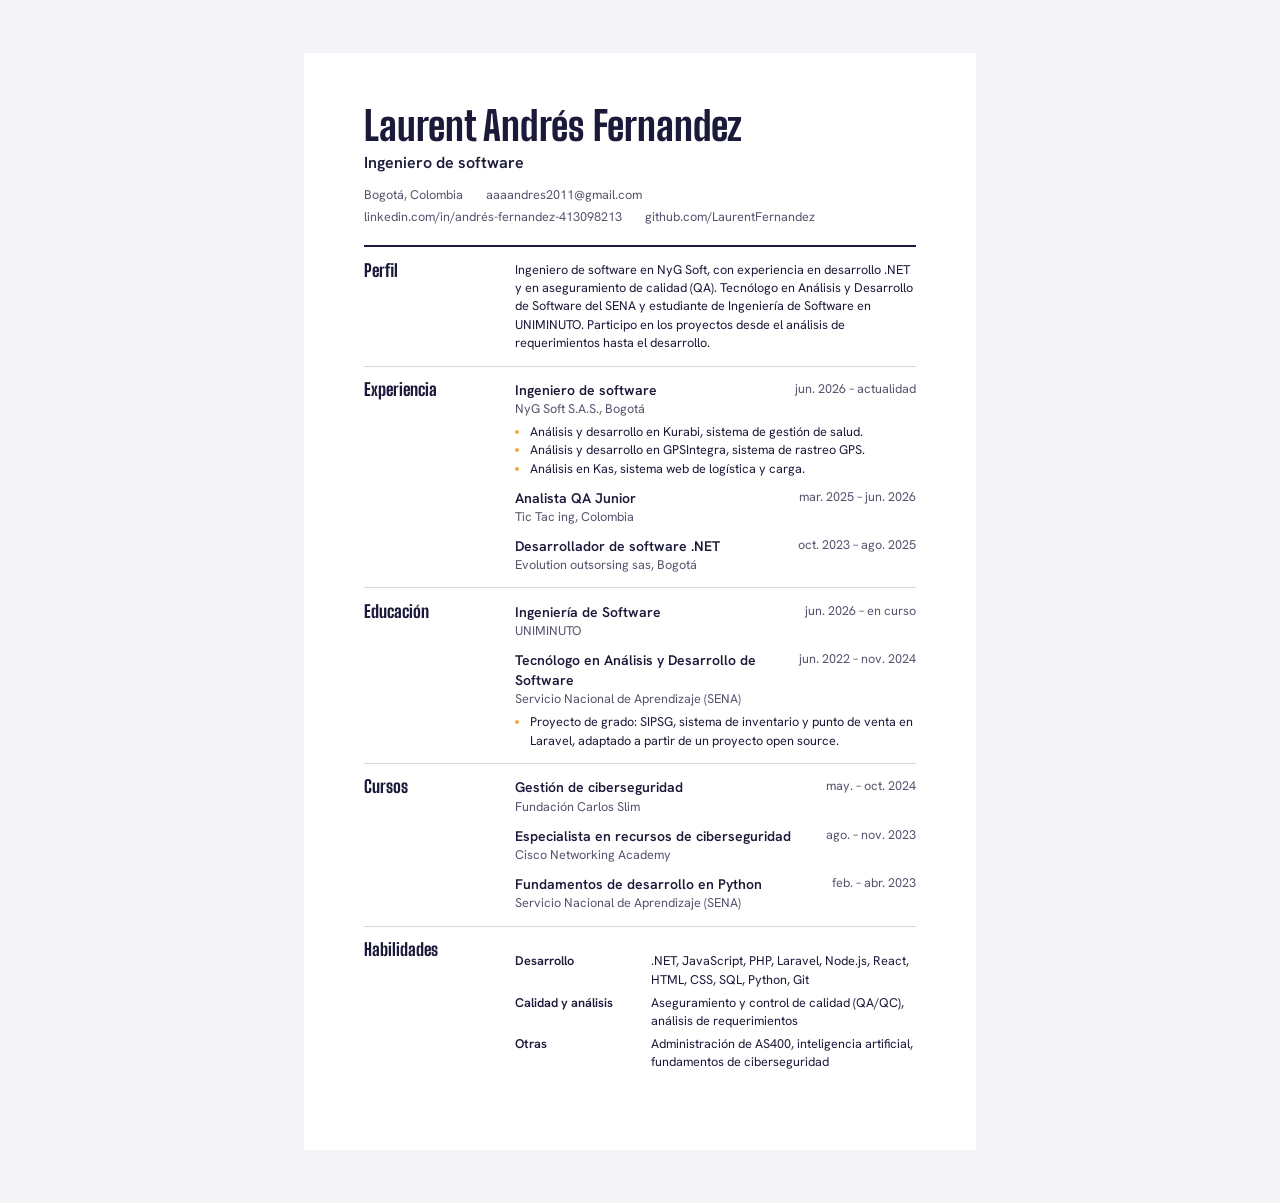
<file: cv/cv-es.html>
<!DOCTYPE html>
<html lang="es">
<head>
  <meta charset="UTF-8">
  <meta name="viewport" content="width=device-width, initial-scale=1.0">
  <title>Laurent Andrés Fernandez | Hoja de vida</title>
  <link rel="preconnect" href="https://fonts.googleapis.com">
  <link rel="preconnect" href="https://fonts.gstatic.com" crossorigin>
  <link rel="stylesheet" href="https://fonts.googleapis.com/css2?family=Big+Shoulders+Display:wght@800&family=Hanken+Grotesk:wght@400;600&display=swap">
  <link rel="stylesheet" href="cv.css">
</head>
<body>
  <main class="hoja">
    <header class="cabecera">
      <h1 class="nombre">Laurent Andrés Fernandez</h1>
      <p class="cargo">Ingeniero de software</p>
      <ul class="contacto">
        <li>Bogotá, Colombia</li>
        <li><a href="mailto:aaaandres2011@gmail.com">aaaandres2011@gmail.com</a></li>
        <li><a href="https://www.linkedin.com/in/andr%C3%A9s-fernandez-413098213">linkedin.com/in/andrés-fernandez-413098213</a></li>
        <li><a href="https://github.com/LaurentFernandez">github.com/LaurentFernandez</a></li>
      </ul>
    </header>

    <section class="seccion">
      <h2 class="seccion__titulo">Perfil</h2>
      <p>Ingeniero de software en NyG Soft, con experiencia en desarrollo .NET y en aseguramiento de calidad (QA). Tecnólogo en Análisis y Desarrollo de Software del SENA y estudiante de Ingeniería de Software en UNIMINUTO. Participo en los proyectos desde el análisis de requerimientos hasta el desarrollo.</p>
    </section>

    <section class="seccion">
      <h2 class="seccion__titulo">Experiencia</h2>
      <div>
        <article class="item">
          <div class="item__cabecera">
            <h3 class="item__titulo">Ingeniero de software</h3>
            <span class="item__fecha">jun. 2026 – actualidad</span>
          </div>
          <p class="item__lugar">NyG Soft S.A.S., Bogotá</p>
          <ul>
            <li>Análisis y desarrollo en Kurabi, sistema de gestión de salud.</li>
            <li>Análisis y desarrollo en GPSIntegra, sistema de rastreo GPS.</li>
            <li>Análisis en Kas, sistema web de logística y carga.</li>
          </ul>
        </article>
        <article class="item">
          <div class="item__cabecera">
            <h3 class="item__titulo">Analista QA Junior</h3>
            <span class="item__fecha">mar. 2025 – jun. 2026</span>
          </div>
          <p class="item__lugar">Tic Tac ing, Colombia</p>
        </article>
        <article class="item">
          <div class="item__cabecera">
            <h3 class="item__titulo">Desarrollador de software .NET</h3>
            <span class="item__fecha">oct. 2023 – ago. 2025</span>
          </div>
          <p class="item__lugar">Evolution outsorsing sas, Bogotá</p>
        </article>
      </div>
    </section>

    <section class="seccion">
      <h2 class="seccion__titulo">Educación</h2>
      <div>
        <article class="item">
          <div class="item__cabecera">
            <h3 class="item__titulo">Ingeniería de Software</h3>
            <span class="item__fecha">jun. 2026 – en curso</span>
          </div>
          <p class="item__lugar">UNIMINUTO</p>
        </article>
        <article class="item">
          <div class="item__cabecera">
            <h3 class="item__titulo">Tecnólogo en Análisis y Desarrollo de Software</h3>
            <span class="item__fecha">jun. 2022 – nov. 2024</span>
          </div>
          <p class="item__lugar">Servicio Nacional de Aprendizaje (SENA)</p>
          <ul>
            <li>Proyecto de grado: SIPSG, sistema de inventario y punto de venta en Laravel, adaptado a partir de un proyecto open source.</li>
          </ul>
        </article>
      </div>
    </section>

    <section class="seccion">
      <h2 class="seccion__titulo">Cursos</h2>
      <div>
        <article class="item">
          <div class="item__cabecera">
            <h3 class="item__titulo">Gestión de ciberseguridad</h3>
            <span class="item__fecha">may. – oct. 2024</span>
          </div>
          <p class="item__lugar">Fundación Carlos Slim</p>
        </article>
        <article class="item">
          <div class="item__cabecera">
            <h3 class="item__titulo">Especialista en recursos de ciberseguridad</h3>
            <span class="item__fecha">ago. – nov. 2023</span>
          </div>
          <p class="item__lugar">Cisco Networking Academy</p>
        </article>
        <article class="item">
          <div class="item__cabecera">
            <h3 class="item__titulo">Fundamentos de desarrollo en Python</h3>
            <span class="item__fecha">feb. – abr. 2023</span>
          </div>
          <p class="item__lugar">Servicio Nacional de Aprendizaje (SENA)</p>
        </article>
      </div>
    </section>

    <section class="seccion">
      <h2 class="seccion__titulo">Habilidades</h2>
      <dl class="habilidades">
        <dt>Desarrollo</dt>
        <dd>.NET, JavaScript, PHP, Laravel, Node.js, React, HTML, CSS, SQL, Python, Git</dd>
        <dt>Calidad y análisis</dt>
        <dd>Aseguramiento y control de calidad (QA/QC), análisis de requerimientos</dd>
        <dt>Otras</dt>
        <dd>Administración de AS400, inteligencia artificial, fundamentos de ciberseguridad</dd>
      </dl>
    </section>
  </main>
</body>
</html>
</file>
<file: styles.css>
/* ---------- Tokens ---------- */
:root {
  --tinta: #1B1A3A;
  --papel: #EDEAF6;
  --ambar: #F2A541;
  --lima: #B8E05A;

  /* Colores base tomados de los sitios de cada proyecto */
  --kura: #0A2540;
  --gps: #0B1426;
  --kaz: #3D7A12;

  --fondo: var(--tinta);
  --texto: var(--papel);

  --fuente-display: "Big Shoulders Display", "Arial Narrow", sans-serif;
  --fuente-texto: "Hanken Grotesk", system-ui, sans-serif;
  --fuente-marca: "Inter", system-ui, sans-serif;

  --t-base: 1.0625rem;
  --t-2: clamp(1.25rem, 2vw, 1.6rem);
  --t-3: clamp(2.75rem, 7vw, 5.5rem);
  --t-gigante: clamp(4.5rem, 19vw, 17rem);

  --gutter: clamp(1rem, 4vw, 3rem);
  --ruta-x: clamp(1.25rem, 3vw, 2.5rem);
  --contenido-izq: calc(var(--ruta-x) + var(--gutter) + 0.5rem);
  --espacio-arriba: clamp(5rem, 14vh, 9rem);
  --espacio-abajo: clamp(4rem, 10vh, 7rem);
  --parada: 14px;
  --alto-boton: 52px;
}

/* ---------- Base ---------- */
*,
*::before,
*::after {
  box-sizing: border-box;
}

@media (prefers-reduced-motion: no-preference) {
  html {
    scroll-behavior: smooth;
  }
}

body {
  margin: 0;
  background: var(--fondo);
  color: var(--texto);
  font-family: var(--fuente-texto);
  font-size: var(--t-base);
  line-height: 1.6;
  -webkit-font-smoothing: antialiased;
}

h1,
h2,
h3,
p,
dl,
dd {
  margin: 0;
}

a {
  color: inherit;
}

:focus-visible {
  outline: 3px solid currentColor;
  outline-offset: 4px;
}

::selection {
  background: var(--ambar);
  color: var(--tinta);
}

.sr-only {
  position: absolute;
  width: 1px;
  height: 1px;
  overflow: hidden;
  clip-path: inset(50%);
  white-space: nowrap;
}

.saltar {
  position: absolute;
  top: 0.5rem;
  left: 0.5rem;
  z-index: 100;
  padding: 0.75rem 1rem;
  background: var(--papel);
  color: var(--tinta);
  transform: translateY(-200%);
}

.saltar:focus {
  transform: none;
}

/* ---------- Barra superior ---------- */
.barra {
  position: fixed;
  inset: 0 0 auto;
  z-index: 50;
  display: flex;
  align-items: center;
  gap: 1.5rem;
  padding: 0.75rem var(--gutter);
  background: var(--tinta);
  color: var(--papel);
}

/* Con animaciones, la barra toma los colores de la escena actual */
.con-movimiento .barra {
  background: linear-gradient(var(--fondo) 55%, transparent);
  color: var(--texto);
}

.barra__nombre {
  font-family: var(--fuente-display);
  font-weight: 800;
  font-size: 1.4rem;
  letter-spacing: 0.02em;
  text-decoration: none;
}

.barra__nav {
  display: flex;
  gap: 1.5rem;
  margin-left: auto;
}

.barra__nav a {
  display: inline-flex;
  align-items: center;
  min-height: 44px;
  font-weight: 500;
  text-decoration: underline 2px transparent;
  text-underline-offset: 0.3em;
  transition: text-decoration-color 0.2s;
}

.barra__nav a:hover {
  text-decoration-color: currentColor;
}

.idioma {
  display: inline-flex;
  gap: 0.4rem;
  min-height: 44px;
  padding: 0 0.9rem;
  align-items: center;
  border: 2px solid currentColor;
  border-radius: 999px;
  background: none;
  color: inherit;
  font: 600 0.95rem/1 var(--fuente-texto);
  cursor: pointer;
}

.idioma__opcion {
  opacity: 0.45;
}

html[lang="es"] .idioma__opcion[data-idioma="es"],
html[lang="en"] .idioma__opcion[data-idioma="en"] {
  opacity: 1;
}

/* ---------- Colores por sección ---------- */
[data-fondo] {
  background: var(--fondo);
  color: var(--texto);
}

[data-fondo="tinta"] { --fondo: var(--tinta); }
[data-fondo="papel"] { --fondo: var(--papel); }
[data-fondo="lima"] { --fondo: var(--lima); }
[data-fondo="kura"] { --fondo: var(--kura); }
[data-fondo="gps"] { --fondo: var(--gps); }
[data-fondo="kaz"] { --fondo: var(--kaz); }
[data-texto="tinta"] { --texto: var(--tinta); }
[data-texto="papel"] { --texto: var(--papel); }

/* Con animaciones, el color lo lleva el body y cambia entre escenas */
.con-movimiento [data-fondo] {
  --fondo: inherit;
  --texto: inherit;
  background: none;
  color: inherit;
}

/* ---------- Inicio ---------- */
.inicio {
  position: relative;
  height: 100svh;
  min-height: 560px;
  overflow: hidden;
}

.inicio__mascara {
  position: absolute;
  inset: 0;
  width: 100%;
  height: 100%;
}

.inicio__mascara--alta {
  display: none;
}

@media (orientation: portrait) {
  .inicio__mascara--ancha {
    display: none;
  }

  .inicio__mascara--alta {
    display: block;
  }
}

.inicio__linea {
  font-family: var(--fuente-display);
  font-weight: 900;
}

/* Nombre y cargo. Sin animaciones solo se ve el cargo abajo (el nombre está en las letras);
   con animaciones el nombre aparece en grande junto a la foto. */
.inicio__presentacion {
  position: absolute;
  left: var(--gutter);
  bottom: clamp(1.5rem, 5vh, 3rem);
  z-index: 1;
}

.con-movimiento .inicio__presentacion {
  top: 50%;
  bottom: auto;
  translate: 0 -50%;
}

.con-movimiento .inicio__titulo {
  position: static;
  width: min-content;
  height: auto;
  margin-bottom: 1.5rem;
  overflow: visible;
  clip-path: none;
  white-space: normal;
  font-family: var(--fuente-display);
  font-weight: 900;
  font-size: clamp(3.5rem, 8vw, 8rem);
  line-height: 0.9;
}

.inicio__rol {
  max-width: 22ch;
  font-size: var(--t-2);
  font-weight: 500;
  line-height: 1.3;
}

/* Foto recortada, apoyada en el borde inferior. Se muestra a su tamaño o menos
   (el archivo mide 548 x 930 px) para que se vea nítida. */
.inicio__figura {
  --alto-figura: min(88svh, 58rem);
  display: none;
  position: absolute;
  right: clamp(1rem, 7vw, 8rem);
  bottom: 0;
  height: var(--alto-figura);
  aspect-ratio: 548 / 930;
}

.con-movimiento .inicio__figura {
  display: block;
}

.inicio__foto {
  position: relative;
  display: block;
  width: 100%;
  height: 100%;
}

.inicio__resplandor {
  position: absolute;
  top: 24%;
  left: 50%;
  width: 190%;
  aspect-ratio: 1;
  border-radius: 50%;
  background: radial-gradient(circle, rgb(242 165 65 / 0.3), transparent 62%);
  translate: -50% -50%;
}

/* Curvas de nivel, como un mapa topográfico: la "ruta" ámbar resalta entre ellas */
.inicio__curvas {
  position: absolute;
  top: 24%;
  left: 50%;
  width: 270%;
  overflow: visible;
  fill: none;
  stroke: var(--papel);
  stroke-opacity: 0.16;
  stroke-width: 1.4;
  translate: -50% -50%;
}

.inicio__curvas .inicio__curva--ruta {
  stroke: var(--ambar);
  stroke-opacity: 0.8;
  stroke-width: 1.8;
}

.con-movimiento .inicio__curvas path {
  stroke-dasharray: 1;
  stroke-dashoffset: 1;
}

@media (orientation: portrait) {
  .inicio__figura {
    --alto-figura: min(60svh, 34rem);
    right: auto;
    left: 50%;
    translate: -50% 0;
  }

  .con-movimiento .inicio__presentacion {
    top: 13%;
    right: var(--gutter);
    translate: none;
  }

  .con-movimiento .inicio__titulo {
    width: auto;
    margin-bottom: 0.75rem;
    font-size: clamp(2.5rem, 11vw, 3.5rem);
  }
}

/* ---------- Recorrido y ruta ---------- */
.recorrido {
  position: relative;
}

.ruta,
.parada {
  display: none;
}

.con-movimiento .ruta {
  display: block;
  position: absolute;
  inset: 0 auto auto var(--ruta-x);
  height: 100%;
  z-index: 2;
  width: 2px;
  pointer-events: none;
}

.ruta__trazo {
  display: block;
  height: 100%;
  background: currentColor;
  transform-origin: top;
}

/* La parada vive dentro del bloque de texto de cada escena; se corre a la
   izquierda hasta quedar sobre la línea de la ruta. */
.con-movimiento .parada {
  display: block;
  position: absolute;
  top: var(--parada-arriba, 0);
  left: calc(var(--ruta-x) - var(--contenido-izq) + 1px - var(--parada) / 2);
  z-index: 3;
  width: var(--parada);
  height: var(--parada);
  border: 2px solid currentColor;
  border-radius: 50%;
  background: var(--fondo);
  transition: background-color 0.25s, transform 0.25s;
}

.con-movimiento .parada--alcanzada {
  background: currentColor;
  transform: scale(1.3);
}

/* ---------- Títulos de sección ---------- */
.titulo-seccion {
  margin-bottom: 2rem;
  font-family: var(--fuente-display);
  font-weight: 800;
  font-size: var(--t-3);
  line-height: 1;
}

/* ---------- Sobre mí ---------- */
.sobre {
  padding: var(--espacio-arriba) var(--gutter) var(--espacio-abajo) var(--contenido-izq);
}

.sobre__lead {
  max-width: 34ch;
  font-size: clamp(1.35rem, 2.6vw, 2.1rem);
  font-weight: 500;
  line-height: 1.35;
}

.sobre__datos {
  display: grid;
  grid-template-columns: repeat(auto-fit, minmax(min(100%, 15rem), 1fr));
  gap: 2.5rem 3rem;
  max-width: 72rem;
  margin-top: clamp(3rem, 8vh, 5rem);
}

.sobre__dato dt {
  margin-bottom: 0.5rem;
  padding-top: 0.75rem;
  border-top: 2px solid currentColor;
  font-family: var(--fuente-display);
  font-weight: 800;
  font-size: 1.6rem;
  line-height: 1.1;
}

.sobre__dato dd {
  max-width: 36ch;
}

/* ---------- Formación y tecnologías ---------- */
.formacion,
.tecnologias {
  position: relative;
  isolation: isolate;
  padding: var(--espacio-arriba) var(--gutter) var(--espacio-abajo) var(--contenido-izq);
}

.formacion::before,
.tecnologias::before {
  content: "";
  position: absolute;
  inset: 0;
  z-index: -1;
  background: var(--resplandor-seccion);
}

/* Tamaño fijo y lejos de los bordes para que no se note el corte con la sección vecina */
.formacion {
  --resplandor-seccion: radial-gradient(45rem 26rem at 80% 40%, rgb(242 165 65 / 0.12), transparent 70%);
}

.tecnologias {
  --resplandor-seccion: radial-gradient(40rem 24rem at 20% 55%, rgb(103 232 249 / 0.08), transparent 70%);
  padding-top: 0;
}

/* La formación es una mini ruta: la línea avanza con el scroll y enciende cada parada */
.linea-tiempo {
  --avance: 1;
  --punto-hito: 16px;
  position: relative;
  max-width: 72rem;
  margin-top: clamp(2rem, 6vh, 4rem);
}

.linea-tiempo__base,
.linea-tiempo__trazo {
  position: absolute;
  top: calc(var(--punto-hito) / 2 - 1px);
  left: 0;
  right: 0;
  height: 2px;
}

.linea-tiempo__base {
  background: rgb(237 234 246 / 0.18);
}

.linea-tiempo__trazo {
  background: var(--ambar);
  transform: scaleX(var(--avance));
  transform-origin: left;
}

.linea-tiempo__hitos {
  display: grid;
  grid-template-columns: repeat(5, minmax(0, 1fr));
  gap: 1.75rem;
  margin: 0;
  padding: 0;
  list-style: none;
}

.hito {
  position: relative;
  padding-top: calc(var(--punto-hito) + 1.25rem);
}

.hito__punto {
  position: absolute;
  top: 0;
  left: 0;
  width: var(--punto-hito);
  height: var(--punto-hito);
  border: 2px solid var(--ambar);
  border-radius: 50%;
  background: var(--ambar);
  box-shadow: 0 0 0 6px rgb(242 165 65 / 0.15);
  transition: background-color 0.3s, box-shadow 0.3s;
}

.con-movimiento .hito__punto {
  background: var(--tinta);
  box-shadow: none;
}

.con-movimiento .hito--alcanzado .hito__punto {
  background: var(--ambar);
  box-shadow: 0 0 0 6px rgb(242 165 65 / 0.15);
}

.hito__fecha {
  margin-bottom: 0.4rem;
  color: var(--ambar);
  font-size: 0.95rem;
  font-weight: 600;
}

.hito__nombre {
  font-family: var(--fuente-display);
  font-weight: 800;
  font-size: 1.35rem;
  line-height: 1.1;
}

.hito--titulo .hito__nombre {
  font-size: clamp(1.6rem, 2.2vw, 2rem);
}

.hito__lugar {
  margin-top: 0.4rem;
  opacity: 0.8;
}

.hito__tipo {
  display: inline-block;
  margin-top: 0.75rem;
  padding: 0.15rem 0.65rem;
  border: 1px solid rgb(237 234 246 / 0.3);
  border-radius: 999px;
  font-size: 0.8rem;
  font-weight: 600;
}

.hito__tipo--actual {
  border-color: var(--ambar);
  background: var(--ambar);
  color: var(--tinta);
}

@media (max-width: 1100px) {
  .linea-tiempo__hitos {
    grid-template-columns: minmax(0, 1fr);
    gap: 2rem;
    padding-left: 2.25rem;
  }

  .linea-tiempo__base,
  .linea-tiempo__trazo {
    top: 0;
    bottom: 0;
    left: calc(var(--punto-hito) / 2 - 1px);
    right: auto;
    width: 2px;
    height: auto;
  }

  .linea-tiempo__trazo {
    transform: scaleY(var(--avance));
    transform-origin: top;
  }

  .hito {
    padding-top: 0;
  }

  .hito__punto {
    top: 0.15rem;
    left: -2.25rem;
  }
}

/* Tecnologías: tarjetas con el logo en el color de cada marca */
.tecnologias__intro {
  max-width: 50ch;
  margin-top: -1rem;
  opacity: 0.85;
}

.tecnologias__grid {
  display: grid;
  grid-template-columns: repeat(auto-fill, minmax(9.5rem, 1fr));
  gap: 1rem;
  max-width: 72rem;
  margin: clamp(2rem, 5vh, 3rem) 0 0;
  padding: 0;
  list-style: none;
}

.tec {
  display: flex;
  flex-direction: column;
  align-items: center;
  gap: 0.9rem;
  padding: 1.5rem 1rem 1.25rem;
  border: 1px solid rgb(237 234 246 / 0.12);
  border-radius: 16px;
  background: rgb(237 234 246 / 0.04);
}

.tec__logo {
  display: grid;
  place-items: center;
  width: 3.5rem;
  height: 3.5rem;
  border-radius: 14px;
  background: var(--marca);
  box-shadow: 0 10px 28px -8px var(--brillo, var(--marca));
}

.tec__logo img {
  width: 1.85rem;
  height: 1.85rem;
}

.tec__nombre {
  font-weight: 600;
}

/* Colores de marca, los mismos de los botones del README del perfil */
.tec--dotnet { --marca: #512BD4; }
.tec--javascript { --marca: #F7DF1E; }
.tec--php { --marca: #777BB4; }
.tec--laravel { --marca: #FF2D20; }
.tec--node { --marca: #339933; }
.tec--react { --marca: #20232A; --brillo: #61DAFB; }
.tec--html { --marca: #E34F26; }
.tec--css { --marca: #1572B6; }
.tec--sql { --marca: #336791; }
.tec--python { --marca: #3776AB; }
.tec--git { --marca: #F05032; }
.tec--claude { --marca: #D97757; }

/* ---------- Proyectos ---------- */
.proyectos__cabecera {
  padding: var(--espacio-arriba) var(--gutter) var(--espacio-abajo) var(--contenido-izq);
}

.proyectos__cabecera p {
  max-width: 60ch;
}

.nota {
  margin-top: 1rem;
  font-size: 0.95rem;
  opacity: 0.85;
}

.escena {
  position: relative;
  display: grid;
  grid-template-columns: minmax(0, 1fr) minmax(0, 24rem);
  align-content: center;
  gap: 2rem 3rem;
  min-height: 100svh;
  padding: var(--espacio-arriba) var(--gutter) var(--espacio-abajo) var(--contenido-izq);
  overflow: hidden;
}

.escena__titulo {
  grid-column: 1 / -1;
  overflow: hidden;
}

.escena__nombre {
  font-family: var(--fuente-display);
  font-weight: 900;
  font-size: var(--t-gigante);
  line-height: 0.85;
  text-transform: uppercase;
  white-space: nowrap;
}

.escena__cuerpo {
  position: relative;
  max-width: 38rem;
  --parada-arriba: calc(var(--t-2) * 0.625 - var(--parada) / 2);
}

.escena__tipo {
  margin-bottom: 1.25rem;
  font-size: var(--t-2);
  font-weight: 600;
  line-height: 1.25;
}

.ficha {
  display: grid;
  gap: 0.75rem;
}

.ficha div {
  display: grid;
  grid-template-columns: 10rem 1fr;
  gap: 1rem;
  padding-top: 0.6rem;
  border-top: 1.5px solid currentColor;
}

.ficha dt {
  font-weight: 600;
}

.escena__texto {
  max-width: 52ch;
  margin-top: 1.5rem;
}

.enlaces {
  display: flex;
  flex-wrap: wrap;
  gap: 0 1.75rem;
  margin: 1.25rem 0 0;
  padding: 0;
  list-style: none;
}

.enlaces a,
.contacto__redes a {
  display: inline-flex;
  align-items: center;
  min-height: 44px;
  font-weight: 600;
  text-decoration-thickness: 2px;
  text-underline-offset: 0.25em;
}

.motivo {
  align-self: end;
  justify-self: end;
  width: 100%;
  max-width: 24rem;
  fill: none;
  stroke: currentColor;
  stroke-width: 3;
  stroke-linecap: round;
  stroke-linejoin: round;
}

.con-movimiento .motivo > * {
  stroke-dasharray: 1;
  stroke-dashoffset: 1;
}

/* ---------- Escenas con el estilo de cada proyecto ----------
   Cada una copia la identidad de su sitio: fondo, color de acento y tarjetas.
   El fondo vive en .escena__mundo para poder revelarlo con una transición. */
.escena--marca {
  isolation: isolate;
  font-family: var(--fuente-marca);
}

.escena__mundo {
  position: absolute;
  inset: 0;
  z-index: -1;
  overflow: hidden;
  background: var(--mundo);
}

/* Con el interlineado apretado de los títulos, la virgulilla de la Ñ quedaría fuera de la caja. */
.escena--disenador .escena__nombre {
  padding-top: 0.12em;
}

.escena--marca .escena__nombre {
  padding-bottom: 0.12em;
  font-family: var(--fuente-marca);
  font-weight: 800;
  font-size: var(--t-marca, var(--t-gigante));
  line-height: 0.95;
  letter-spacing: -0.045em;
  text-transform: none;
}

.escena--marca .escena__tipo {
  color: var(--acento);
}

.escena--marca .ficha {
  gap: 0;
  padding: 0.5rem 1.25rem;
  border: 1px solid var(--borde-tarjeta);
  border-radius: 14px;
  background: var(--tarjeta);
  backdrop-filter: blur(8px);
}

.escena--marca .ficha div {
  padding: 0.75rem 0;
  border-top-color: var(--borde-tarjeta);
}

.escena--marca .ficha div:first-child {
  border-top: none;
}

.escena--marca .motivo {
  stroke: var(--acento);
}

/* Kurabi: azul océano con resplandor radial y un arco de fondo, como kurabi.tech */
.escena--kurabi {
  --acento: #22D3EE;
  --tarjeta: rgb(255 255 255 / 0.04);
  --borde-tarjeta: rgb(56 189 248 / 0.28);
  --mundo: radial-gradient(circle at 75% 45%, #134A7C 0%, var(--kura) 45%, #061829 100%);
  --t-marca: clamp(4rem, 16vw, 14rem);
}

.escena--kurabi .escena__mundo::after {
  content: "";
  position: absolute;
  top: 50%;
  right: -25vmax;
  width: 75vmax;
  aspect-ratio: 1;
  border: 2px solid rgb(56 189 248 / 0.1);
  border-radius: 50%;
  translate: 0 -50%;
}

.escena--kurabi .escena__nombre {
  background: linear-gradient(90deg, #fff 30%, #7DD3FC 65%, var(--acento));
  -webkit-background-clip: text;
  background-clip: text;
  color: transparent;
}

/* GPSIntegra: azul marino con puntos tipo constelación y cian con brillo, como gpsintegra.com */
.escena--gps {
  --acento: #67E8F9;
  --tarjeta: rgb(30 41 59 / 0.55);
  --borde-tarjeta: rgb(148 163 184 / 0.25);
  --mundo:
    radial-gradient(circle at 78% 30%, rgb(6 182 212 / 0.22), transparent 45%),
    radial-gradient(rgb(148 163 184 / 0.35) 1px, transparent 1.6px) 0 0 / 44px 44px,
    var(--gps);
  --t-marca: clamp(3rem, 12.5vw, 11.5rem);
}

.escena__acento {
  color: var(--acento);
}

.escena--gps .motivo {
  filter: drop-shadow(0 0 8px rgb(103 232 249 / 0.6));
}

/* Kas: degradado verde con cuadrícula y tarjetas de vidrio, como kaz-inspector.com */
.escena--kas {
  --acento: #D9F99D;
  --tarjeta: rgb(255 255 255 / 0.1);
  --borde-tarjeta: rgb(255 255 255 / 0.28);
  --mundo:
    linear-gradient(rgb(255 255 255 / 0.06) 1px, transparent 1px) 0 0 / 48px 48px,
    linear-gradient(90deg, rgb(255 255 255 / 0.06) 1px, transparent 1px) 0 0 / 48px 48px,
    linear-gradient(135deg, #2E6A0E 0%, #4C9714 55%, #74B81F 100%);
  --t-marca: clamp(5rem, 22vw, 18rem);
}

/* ---------- Contacto ---------- */
.contacto {
  position: relative;
  display: flex;
  flex-direction: column;
  justify-content: center;
  min-height: 90svh;
  padding: var(--espacio-arriba) var(--gutter) var(--espacio-abajo) var(--contenido-izq);
}

.contacto__titulo {
  margin-bottom: 0.35em;
  font-family: var(--fuente-display);
  font-weight: 900;
  font-size: clamp(4rem, 16vw, 14rem);
  line-height: 0.85;
}

.contacto__texto {
  max-width: 30ch;
  margin-bottom: 2rem;
  font-size: var(--t-2);
}

.contacto__acciones {
  position: relative;
  --parada-arriba: calc(var(--alto-boton) / 2 - var(--parada) / 2);
  display: flex;
  flex-wrap: wrap;
  gap: 1rem;
}

.boton {
  display: inline-flex;
  align-items: center;
  justify-content: center;
  min-height: var(--alto-boton);
  padding: 0 1.75rem;
  border: 2px solid var(--ambar);
  border-radius: 999px;
  background: var(--ambar);
  color: var(--tinta);
  font: 600 1.1rem/1 var(--fuente-texto);
  text-decoration: none;
  cursor: pointer;
  transition: background-color 0.2s, border-color 0.2s, color 0.2s;
}

.boton:hover {
  border-color: var(--papel);
  background: var(--papel);
  color: var(--tinta);
}

.boton:focus-visible {
  outline-color: var(--papel);
}

.boton--borde {
  border-color: currentColor;
  background: none;
  color: inherit;
}

.contacto__correo {
  margin-top: 1.25rem;
  font-size: 1.1rem;
  user-select: all;
}

.contacto__estado {
  min-height: 1.6em;
  margin-top: 0.5rem;
  font-size: 0.95rem;
}

.contacto__redes {
  display: flex;
  gap: 2rem;
  margin: 2.5rem 0 0;
  padding: 0;
  list-style: none;
}

/* ---------- Pie ---------- */
.pie {
  padding: 2rem var(--gutter) 2rem var(--contenido-izq);
  background: var(--tinta);
  color: var(--papel);
  font-size: 0.9rem;
}

/* ---------- Pantallas pequeñas ---------- */
@media (max-width: 800px) {
  .escena {
    grid-template-columns: minmax(0, 1fr);
  }

  .motivo {
    justify-self: start;
    max-width: 14rem;
  }
}

@media (max-width: 640px) {
  .barra__nombre {
    display: none;
  }

  .barra__nav {
    gap: 1rem;
    margin-left: 0;
    font-size: 0.95rem;
  }

  .idioma {
    margin-left: auto;
  }

  .ficha div {
    grid-template-columns: 1fr;
    gap: 0.1rem;
  }
}
</file>
<file: cv/cv.css>
/* Hoja de vida: pensada para imprimirse en A4 y exportarse a PDF */
:root {
  --tinta: #1B1A3A;
  --gris: #55546E;
  --ambar: #F2A541;
  --linea: #D9D6E6;
}

@page {
  size: A4;
  margin: 14mm 16mm;
}

* {
  box-sizing: border-box;
}

body {
  margin: 0;
  color: var(--tinta);
  font-family: "Hanken Grotesk", Arial, sans-serif;
  font-size: 9.5pt;
  line-height: 1.45;
}

h1,
h2,
h3,
p,
ul {
  margin: 0;
}

a {
  color: inherit;
  text-decoration: none;
}

.hoja {
  max-width: 178mm;
  margin: 0 auto;
}

/* Encabezado */
.cabecera {
  padding-bottom: 5mm;
  border-bottom: 1.5pt solid var(--tinta);
}

.nombre {
  font-family: "Big Shoulders Display", "Arial Narrow", sans-serif;
  font-weight: 800;
  font-size: 30pt;
  line-height: 1;
}

.cargo {
  margin-top: 1.5mm;
  font-size: 12pt;
  font-weight: 600;
}

.contacto {
  display: flex;
  flex-wrap: wrap;
  gap: 1mm 6mm;
  margin-top: 3mm;
  padding: 0;
  list-style: none;
  color: var(--gris);
}

/* Secciones: título a la izquierda, contenido a la derecha */
.seccion {
  display: grid;
  grid-template-columns: 34mm 1fr;
  gap: 6mm;
  padding: 3.5mm 0;
  border-bottom: 0.75pt solid var(--linea);
  break-inside: avoid;
}

.seccion:last-child {
  border-bottom: none;
}

.seccion__titulo {
  font-family: "Big Shoulders Display", "Arial Narrow", sans-serif;
  font-weight: 800;
  font-size: 13pt;
  line-height: 1.1;
}

.item + .item {
  margin-top: 2.5mm;
}

.item__cabecera {
  display: flex;
  justify-content: space-between;
  gap: 4mm;
}

.item__titulo {
  font-size: 10.5pt;
  font-weight: 600;
}

.item__fecha {
  flex-shrink: 0;
  color: var(--gris);
}

.item__lugar {
  color: var(--gris);
}

.item ul {
  margin-top: 1.2mm;
  padding-left: 4mm;
}

.item li::marker {
  color: var(--ambar);
}

.habilidades {
  display: grid;
  grid-template-columns: 32mm 1fr;
  gap: 1.2mm 4mm;
}

.habilidades dt {
  font-weight: 600;
}

.habilidades dd {
  margin: 0;
}

@media screen {
  body {
    padding: 14mm 16mm;
    background: #F4F3F8;
  }

  .hoja {
    padding: 14mm 16mm;
    background: #fff;
  }
}
</file>
